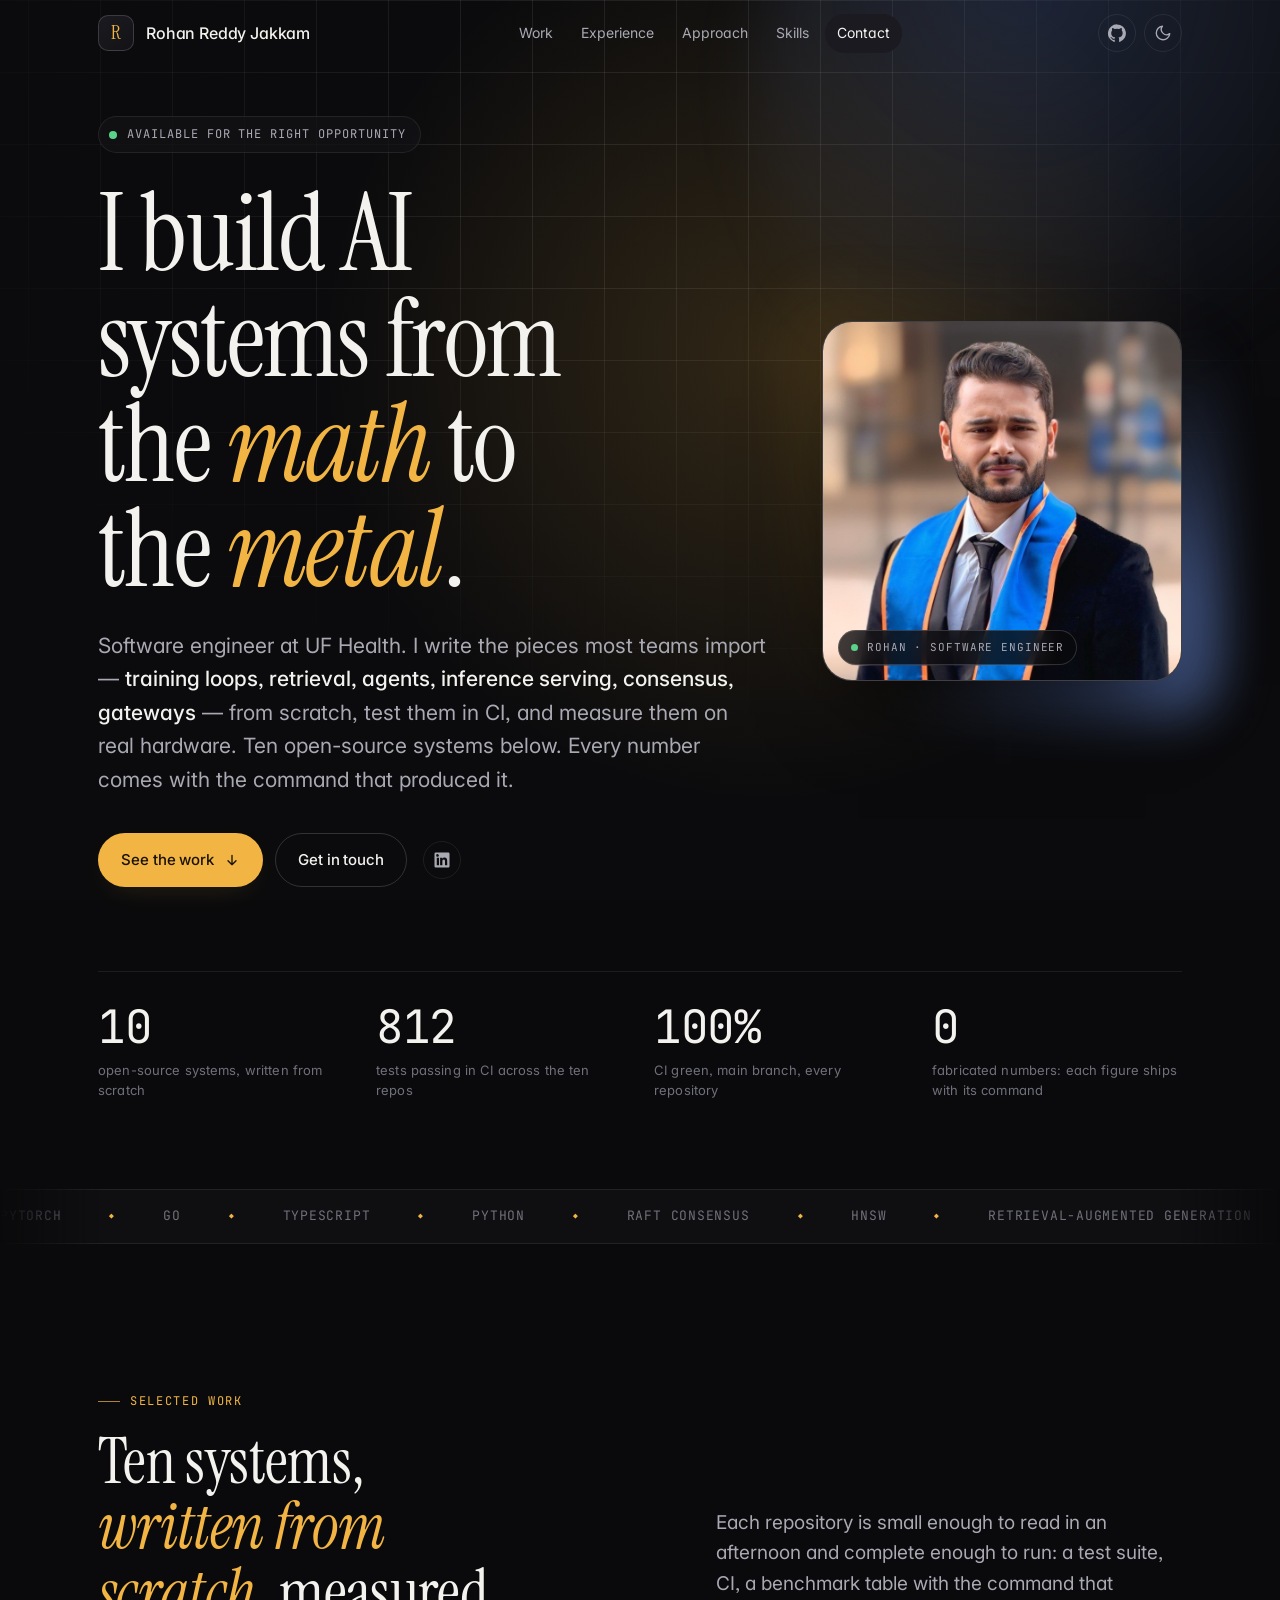
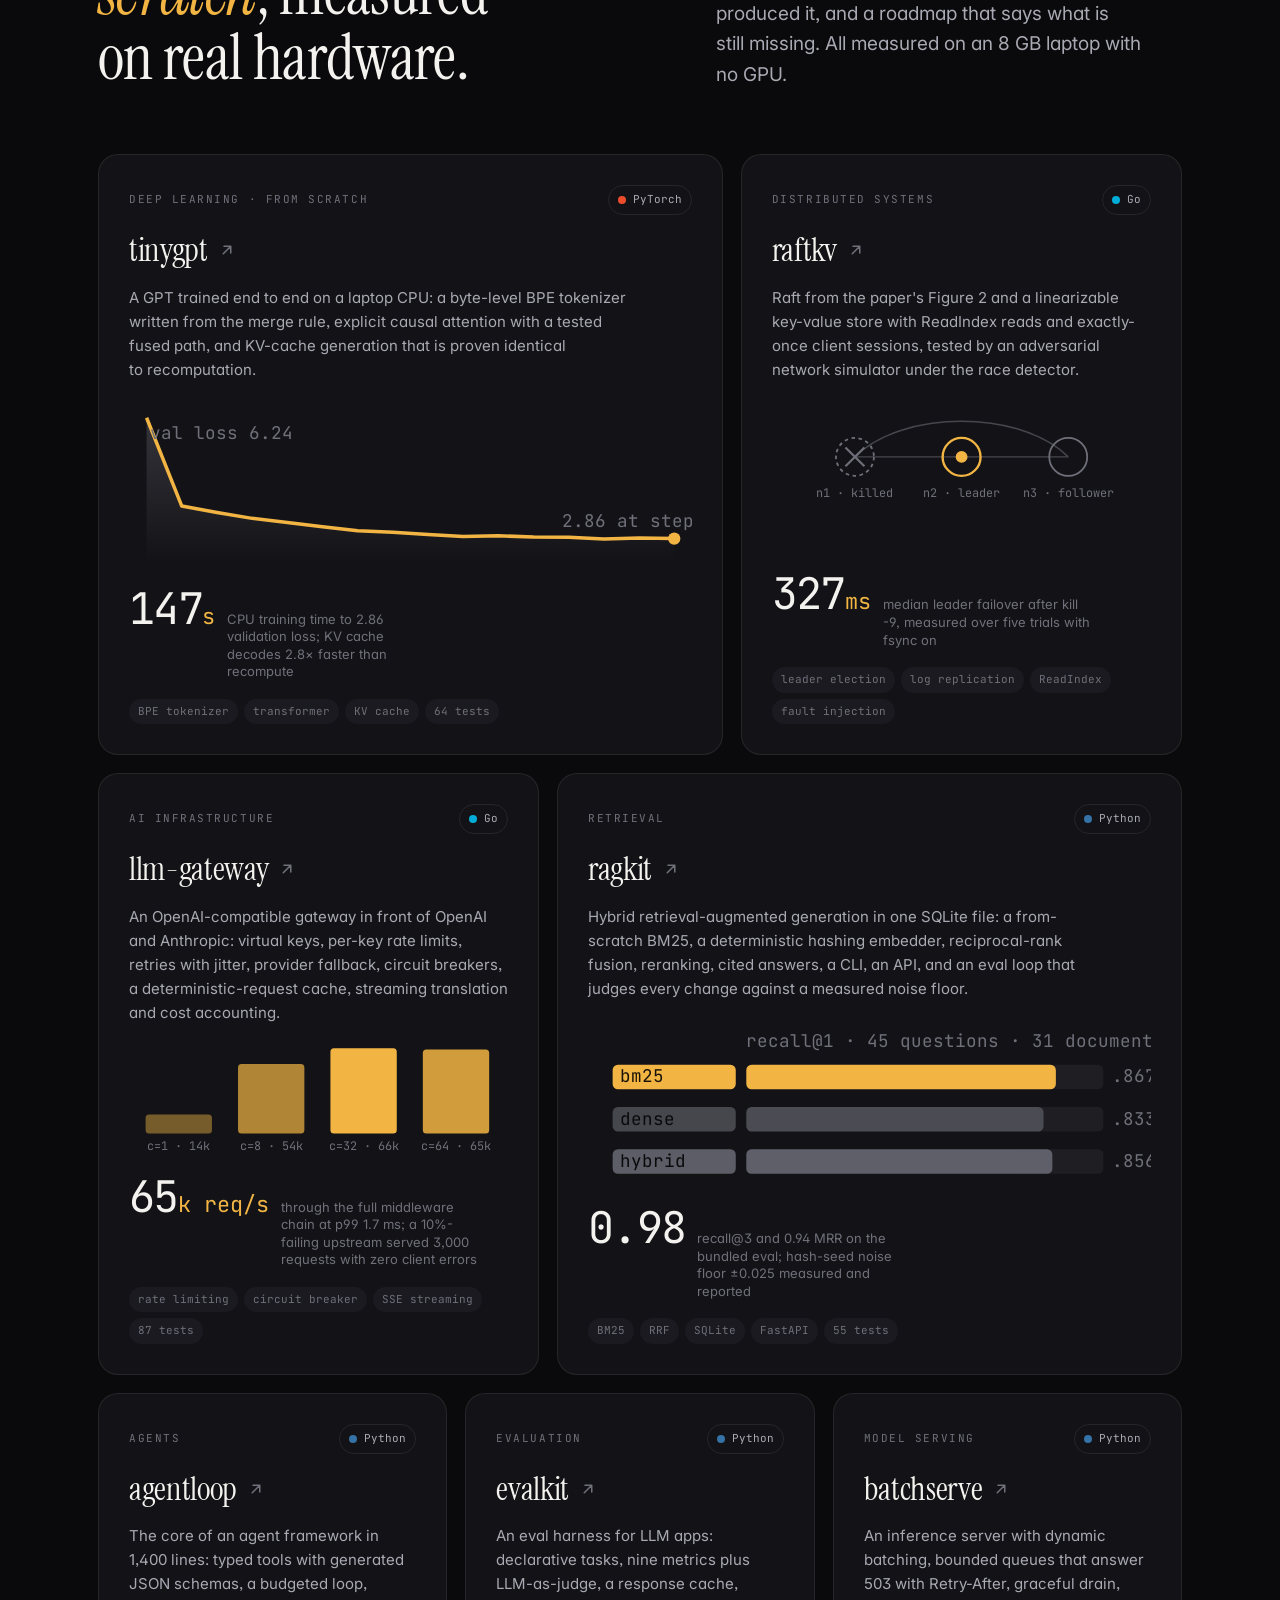
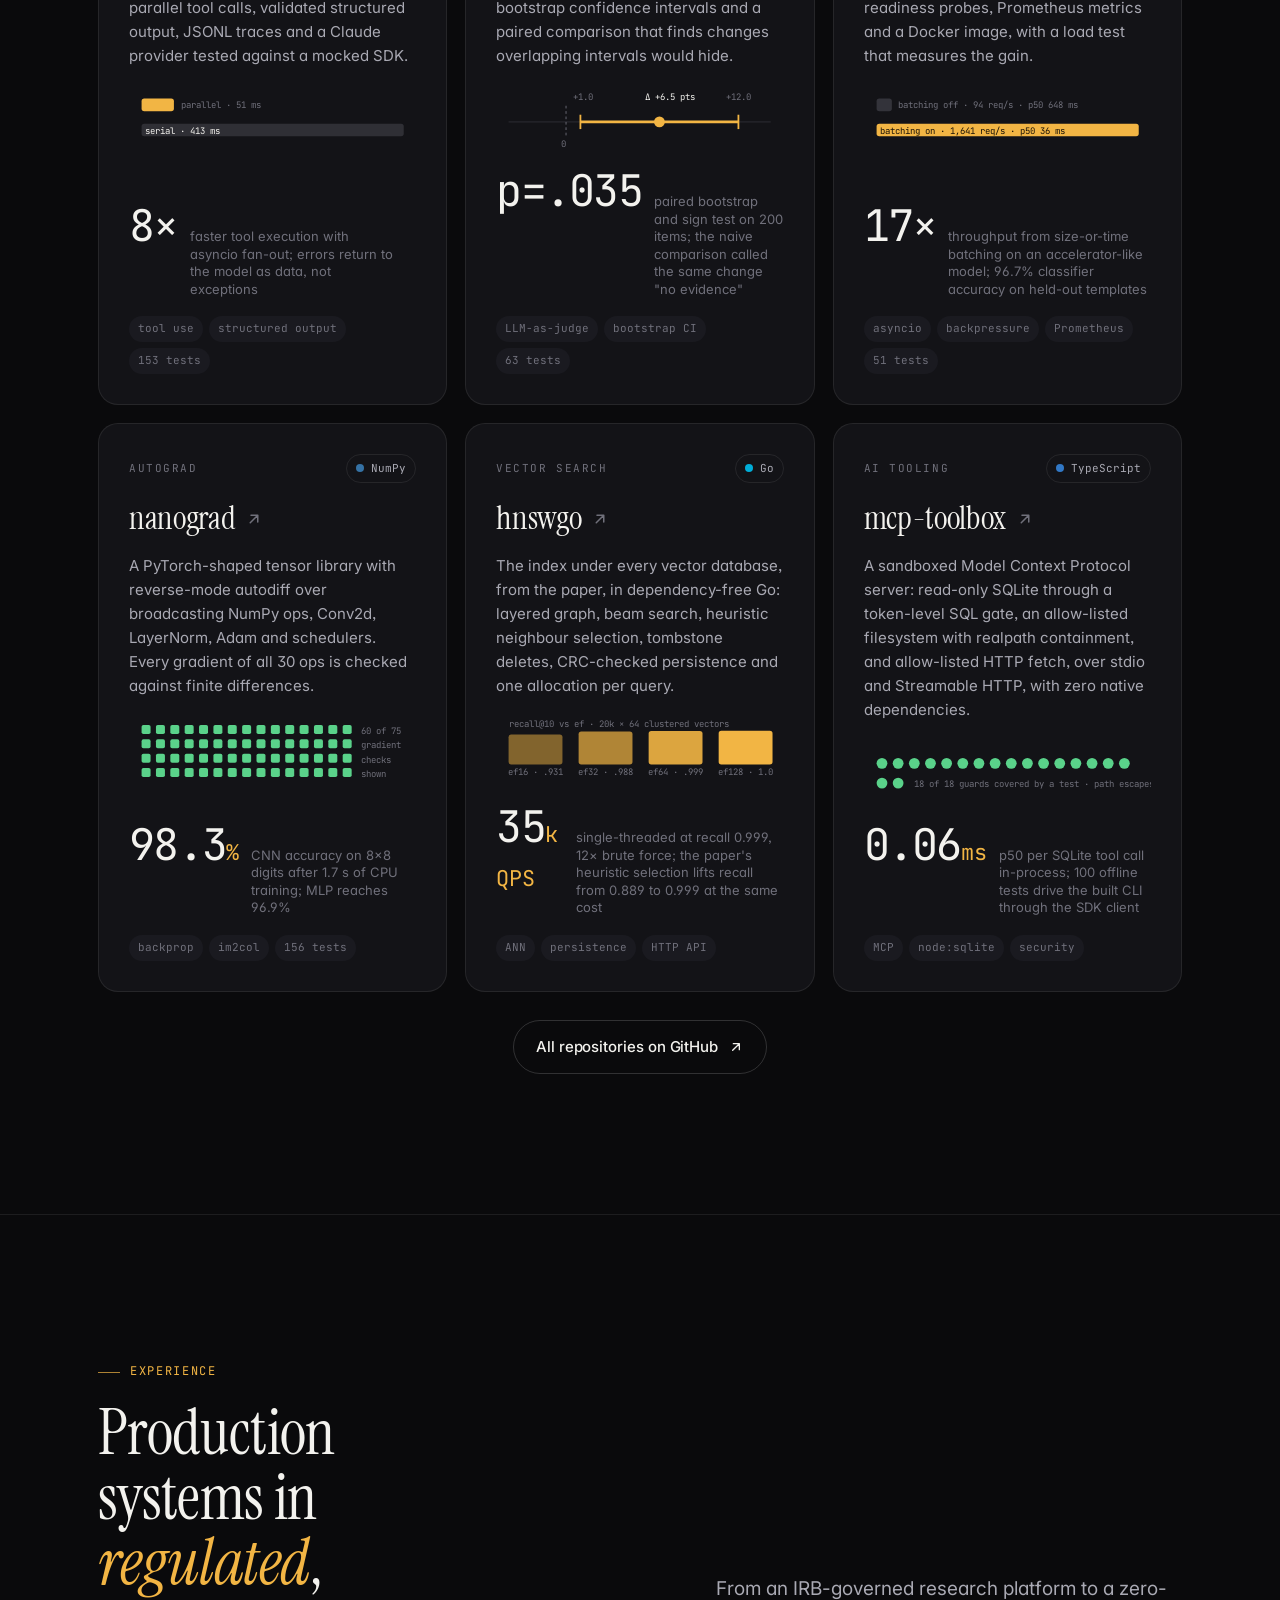
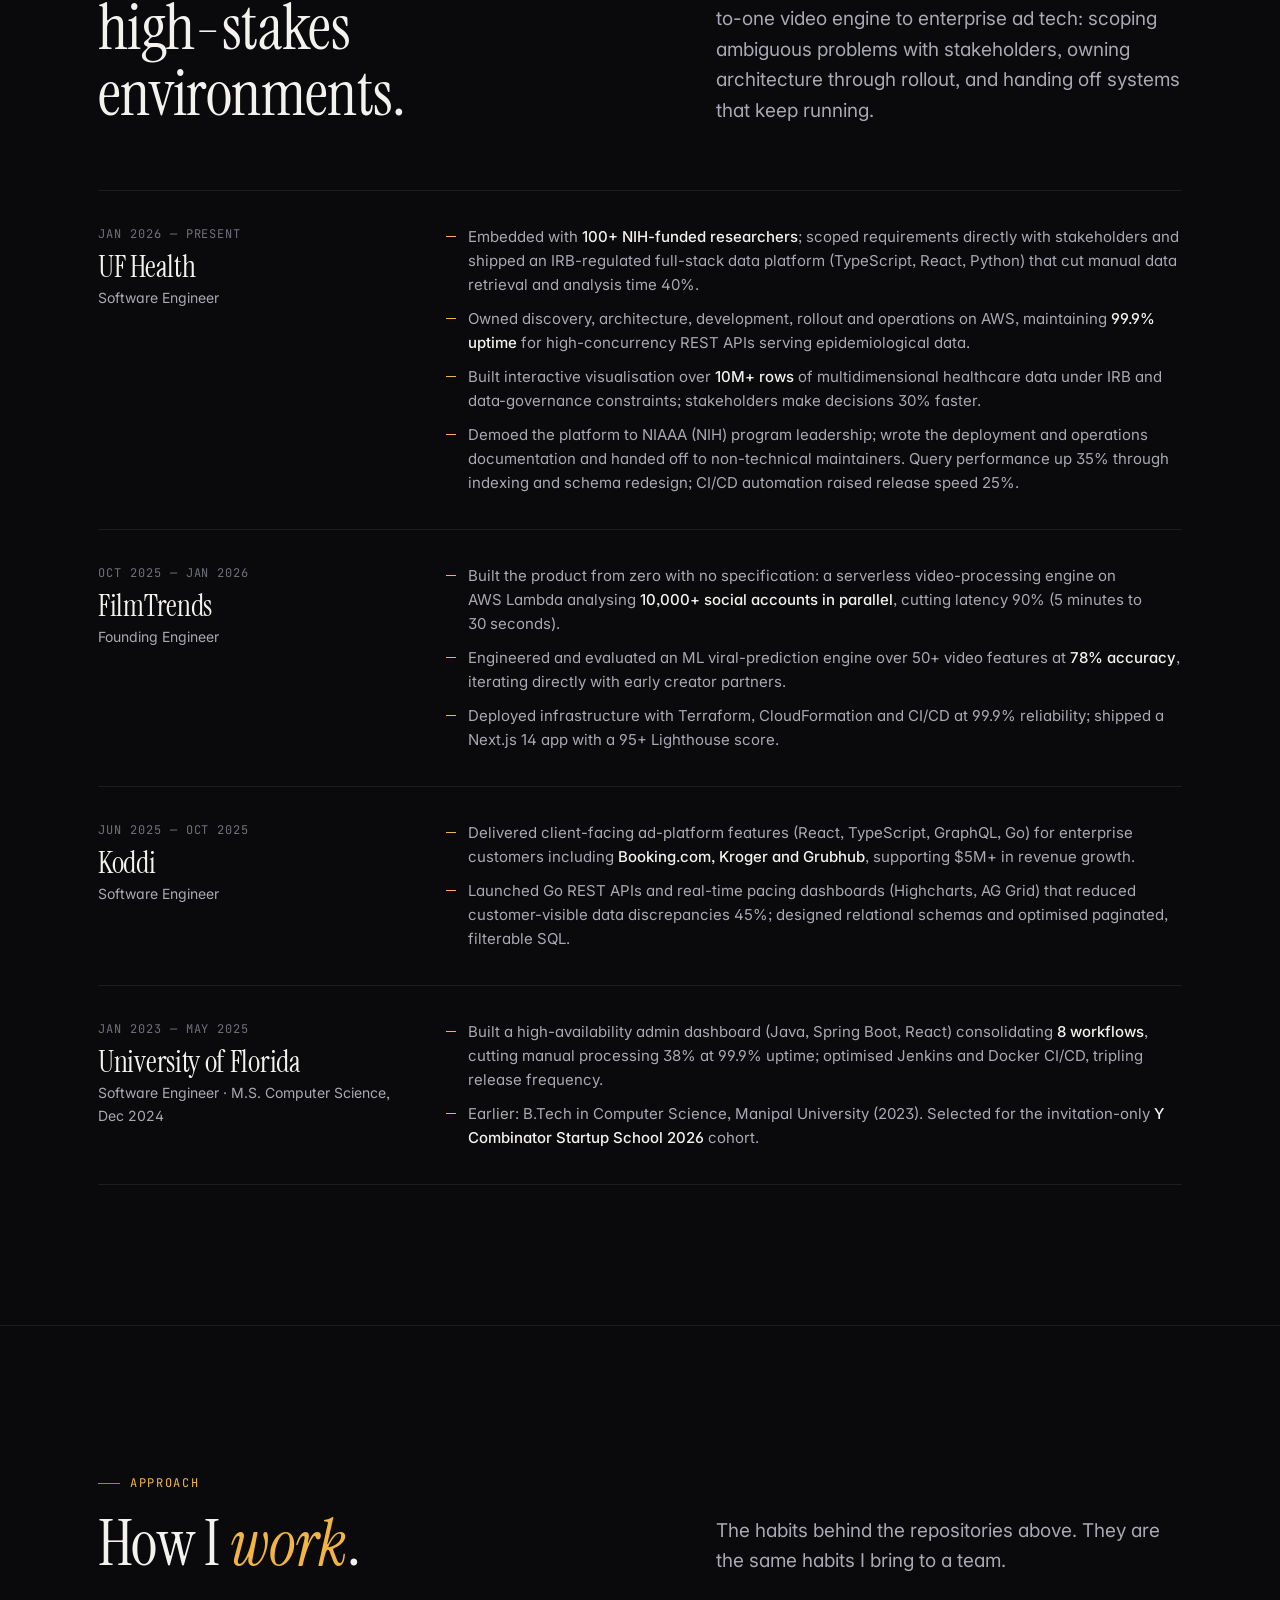
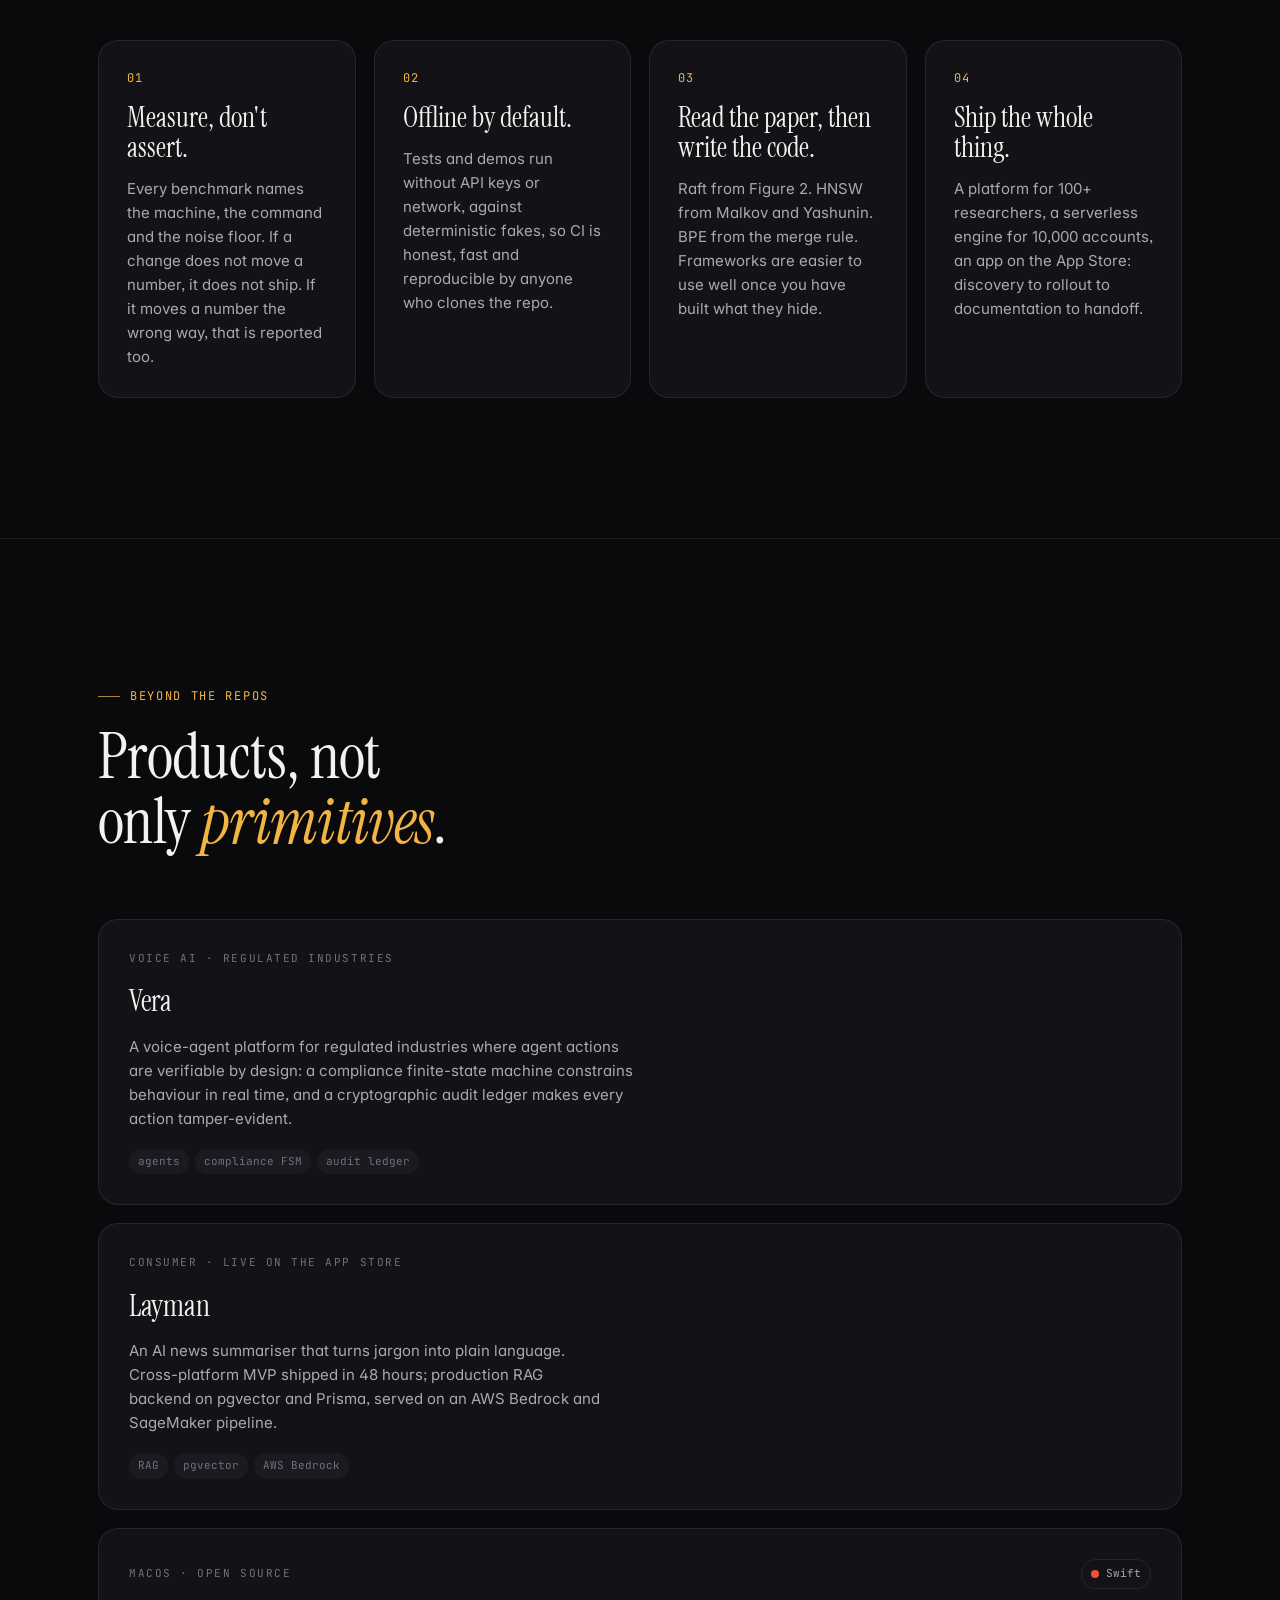
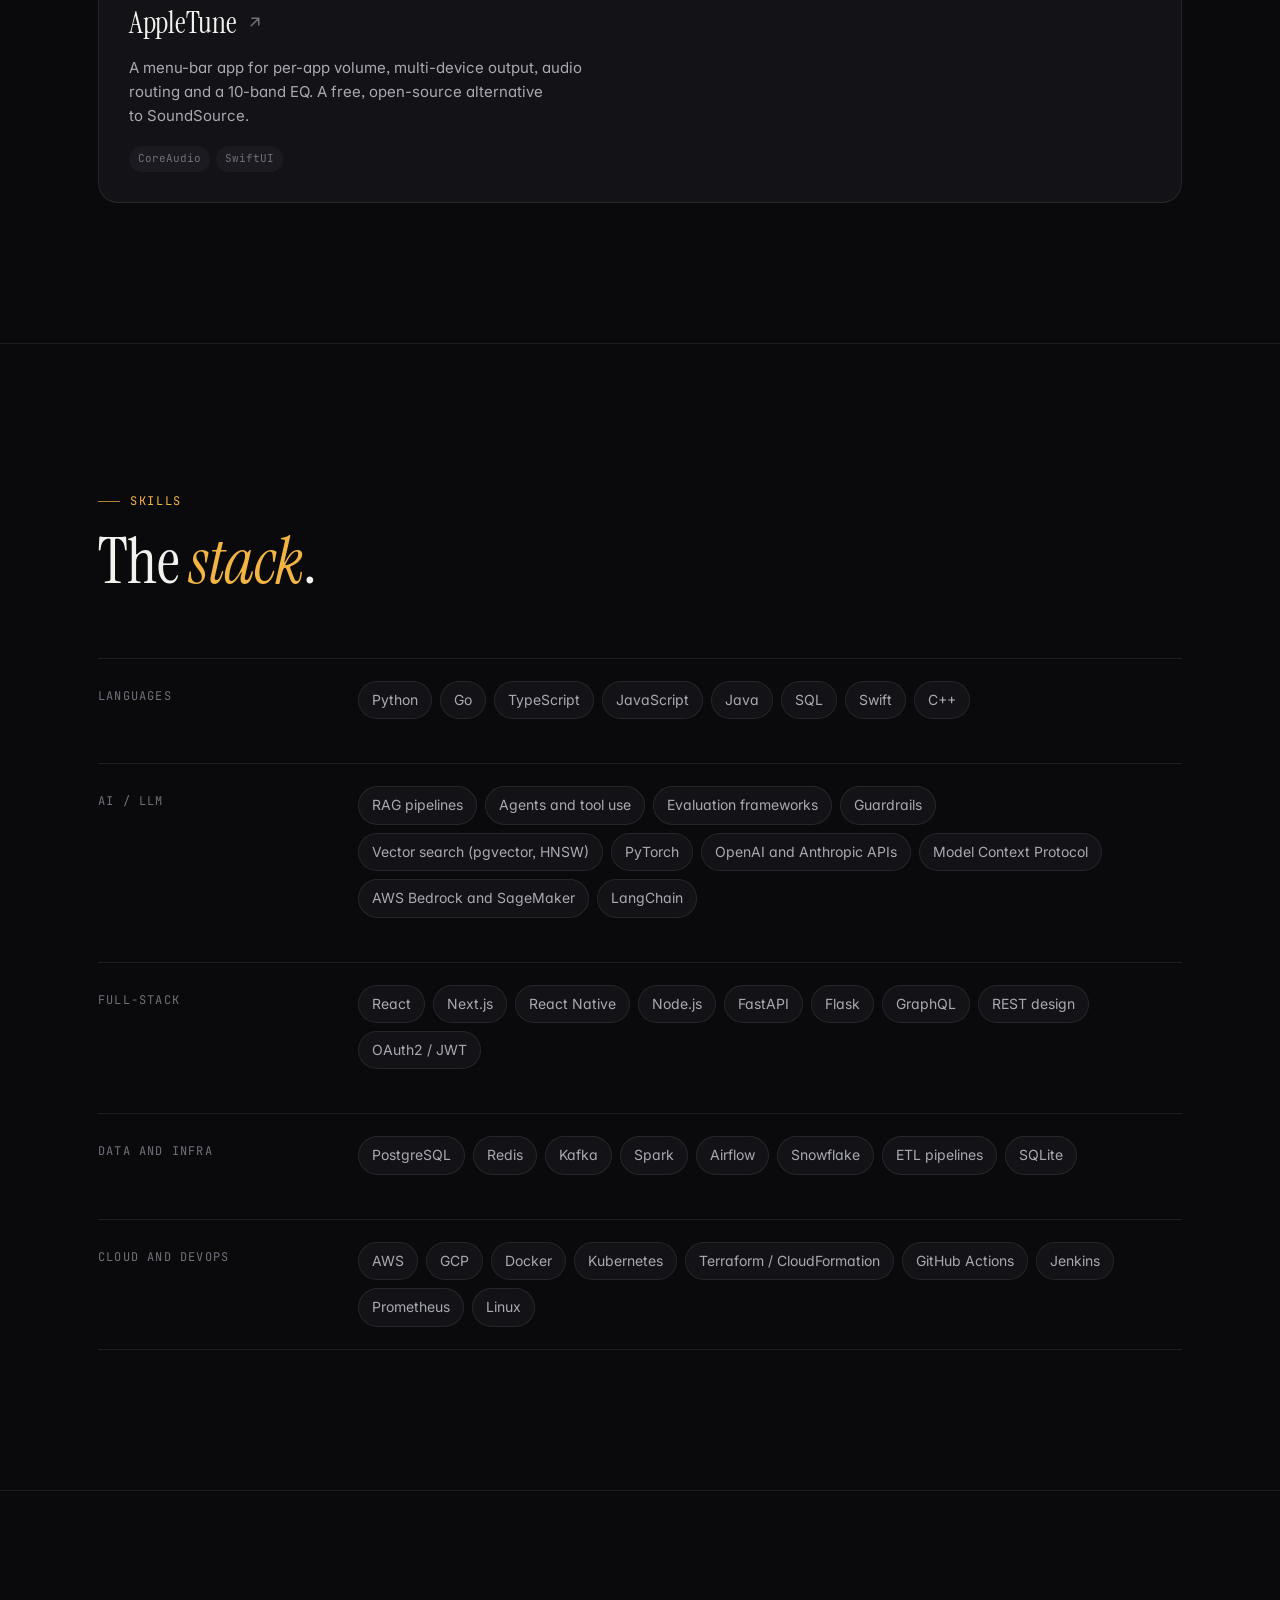
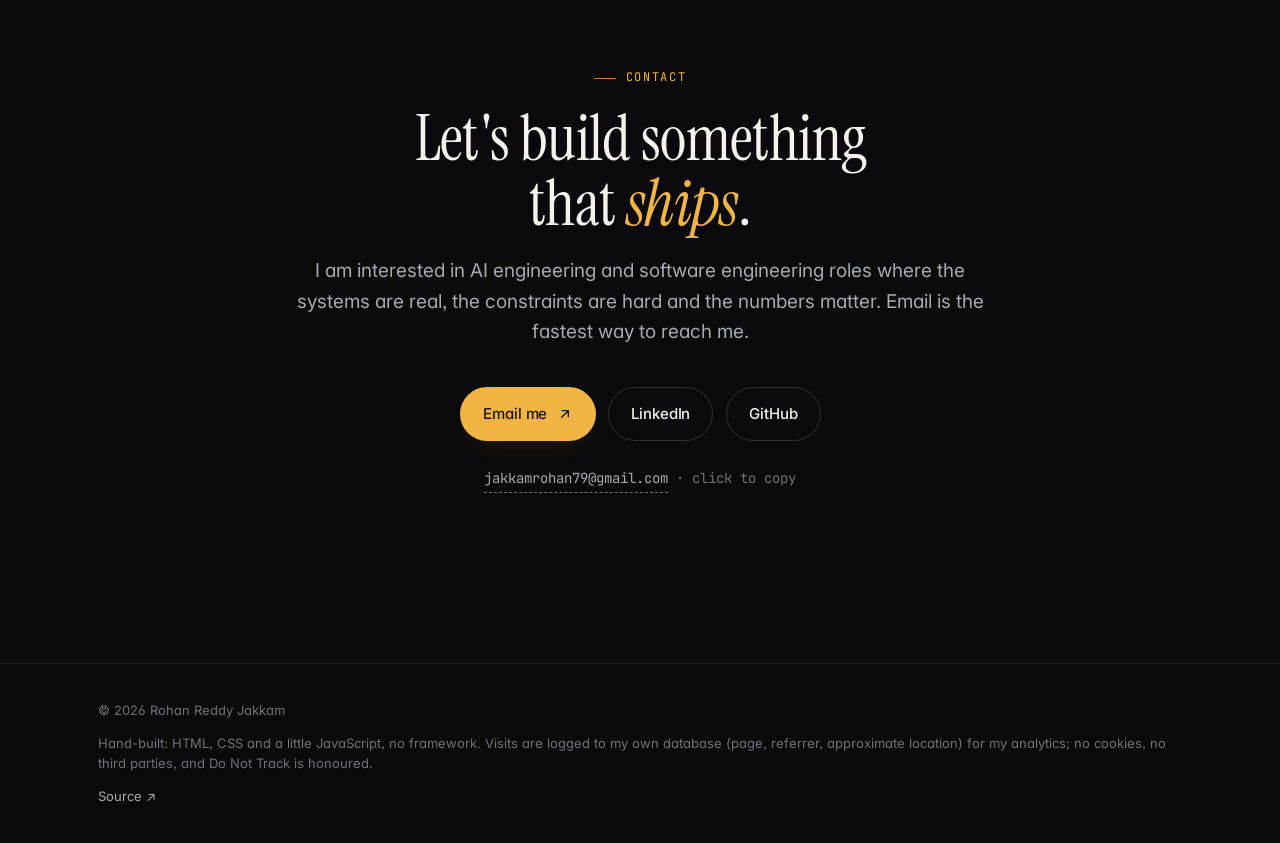
<file: index.html>
<!doctype html>
<html lang="en">
<head>
  <meta charset="utf-8">
  <meta name="viewport" content="width=device-width, initial-scale=1">
  <title>Rohan Reddy Jakkam — Software Engineer, AI systems</title>
  <meta name="description" content="Software engineer building AI systems from the math to the metal: training loops, retrieval, agents, inference serving, consensus and gateways. Ten open-source systems, every number reproducible.">
  <link rel="canonical" href="https://rohanreddy79.github.io/">
  <meta name="theme-color" content="#0a0a0c">
  <meta property="og:type" content="website">
  <meta property="og:title" content="Rohan Reddy Jakkam — Software Engineer, AI systems">
  <meta property="og:description" content="Training loops, retrieval, agents, inference serving, consensus and gateways, written from scratch and measured on real hardware.">
  <meta property="og:url" content="https://rohanreddy79.github.io/">
  <meta property="og:image" content="https://rohanreddy79.github.io/assets/og.png">
  <meta name="twitter:card" content="summary_large_image">
  <meta name="twitter:title" content="Rohan Reddy Jakkam — Software Engineer, AI systems">
  <meta name="twitter:description" content="Ten open-source AI and systems projects, built from scratch, tested in CI, benchmarked with reproducible commands.">
  <meta name="twitter:image" content="https://rohanreddy79.github.io/assets/og.png">
  <link rel="icon" href="assets/favicon.svg" type="image/svg+xml">
  <link rel="manifest" href="site.webmanifest">
  <script>try{if(localStorage.getItem("theme")==="light")document.documentElement.setAttribute("data-theme","light")}catch(e){}</script>
  <link rel="preconnect" href="https://fonts.googleapis.com">
  <link rel="preconnect" href="https://fonts.gstatic.com" crossorigin>
  <link rel="stylesheet" href="https://fonts.googleapis.com/css2?family=Instrument+Serif:ital@0;1&family=Inter:wght@400;500;600&family=JetBrains+Mono:wght@400;500&display=swap">
  <link rel="stylesheet" href="styles.css">
  <script type="application/ld+json">
  {"@context":"https://schema.org","@type":"Person","name":"Rohan Reddy Jakkam","jobTitle":"Software Engineer","worksFor":{"@type":"Organization","name":"UF Health"},"alumniOf":[{"@type":"CollegeOrUniversity","name":"University of Florida"},{"@type":"CollegeOrUniversity","name":"Manipal University"}],"url":"https://rohanreddy79.github.io/","sameAs":["https://github.com/rohanreddy79","https://www.linkedin.com/in/jakkam-rohan-reddy-069a2a193/"],"email":"mailto:jakkamrohan79@gmail.com","knowsAbout":["Machine learning","Large language models","Retrieval-augmented generation","Distributed systems","Go","Python","TypeScript"]}
  </script>
</head>
<body>
  <a class="skip" href="#work">Skip to the work</a>
  <div class="grain" aria-hidden="true"></div>

  <header class="nav">
    <div class="container">
      <a class="brand" href="#top" aria-label="Rohan Reddy Jakkam, home">
        <span class="mark" aria-hidden="true">R</span>
        <span class="name">Rohan Reddy Jakkam</span>
      </a>
      <nav class="nav-links" aria-label="Sections">
        <a href="#work">Work</a>
        <a href="#experience">Experience</a>
        <a href="#approach">Approach</a>
        <a href="#skills">Skills</a>
        <a href="#contact">Contact</a>
      </nav>
      <div class="nav-actions">
        <a class="icon-btn" href="https://github.com/rohanreddy79" target="_blank" rel="noopener" aria-label="GitHub">
          <svg viewBox="0 0 24 24" fill="currentColor" aria-hidden="true"><path d="M12 .5a12 12 0 0 0-3.8 23.4c.6.1.8-.3.8-.6v-2.2c-3.3.7-4-1.4-4-1.4-.6-1.4-1.4-1.8-1.4-1.8-1.1-.7.1-.7.1-.7 1.2.1 1.8 1.2 1.8 1.2 1.1 1.9 2.8 1.3 3.5 1 .1-.8.4-1.3.8-1.6-2.7-.3-5.5-1.3-5.5-5.9 0-1.3.5-2.4 1.2-3.2-.1-.3-.5-1.5.1-3.2 0 0 1-.3 3.3 1.2a11.5 11.5 0 0 1 6 0c2.3-1.5 3.3-1.2 3.3-1.2.6 1.7.2 2.9.1 3.2.8.8 1.2 1.9 1.2 3.2 0 4.6-2.8 5.6-5.5 5.9.4.4.8 1.1.8 2.2v3.3c0 .3.2.7.8.6A12 12 0 0 0 12 .5z"/></svg>
        </a>
        <button class="icon-btn" id="theme" aria-label="Toggle light and dark theme">
          <svg id="moon" viewBox="0 0 24 24" fill="none" stroke="currentColor" stroke-width="1.8" stroke-linecap="round" stroke-linejoin="round" aria-hidden="true"><path d="M21 12.8A9 9 0 1 1 11.2 3a7 7 0 0 0 9.8 9.8z"/></svg>
          <svg id="sun" viewBox="0 0 24 24" fill="none" stroke="currentColor" stroke-width="1.8" stroke-linecap="round" aria-hidden="true"><circle cx="12" cy="12" r="4"/><path d="M12 2v2m0 16v2M4.9 4.9l1.4 1.4m11.4 11.4 1.4 1.4M2 12h2m16 0h2M4.9 19.1l1.4-1.4m11.4-11.4 1.4-1.4"/></svg>
        </button>
      </div>
    </div>
  </header>

  <main id="top">
    <section class="hero" aria-labelledby="hero-title">
      <div class="hero-bg" aria-hidden="true"><div class="hero-grid"></div><div class="hero-orb"></div><div class="hero-glow"></div></div>
      <div class="container">
        <div class="hero-inner">
          <div class="hero-text">
        <span class="status reveal"><span class="dot" aria-hidden="true"></span>Available for the right opportunity</span>
        <h1 id="hero-title" class="reveal" data-d="80">I build AI systems from the <em>math</em> to the <em>metal</em>.</h1>
        <p class="lede reveal" data-d="160">Software engineer at UF Health. I write the pieces most teams import — <strong>training loops, retrieval, agents, inference serving, consensus, gateways</strong> — from scratch, test them in CI, and measure them on real hardware. Ten open-source systems below. Every number comes with the command that produced it.</p>
        <div class="hero-cta reveal" data-d="240">
          <a class="btn btn-primary" href="#work">See the work <svg class="down" viewBox="0 0 24 24" fill="none" stroke="currentColor" stroke-width="2" stroke-linecap="round" stroke-linejoin="round" aria-hidden="true"><path d="M12 5v14m-6-6 6 6 6-6"/></svg></a>
          <a class="btn" href="#contact">Get in touch</a>
          <div class="hero-links">
            <a class="icon-btn" href="https://www.linkedin.com/in/jakkam-rohan-reddy-069a2a193/" target="_blank" rel="noopener" aria-label="LinkedIn"><svg viewBox="0 0 24 24" fill="currentColor" aria-hidden="true"><path d="M20.4 2H3.6A1.6 1.6 0 0 0 2 3.6v16.8A1.6 1.6 0 0 0 3.6 22h16.8a1.6 1.6 0 0 0 1.6-1.6V3.6A1.6 1.6 0 0 0 20.4 2zM8 19H5V9h3zM6.5 7.7a1.8 1.8 0 1 1 0-3.5 1.8 1.8 0 0 1 0 3.5zM19 19h-3v-4.9c0-1.2 0-2.7-1.6-2.7s-1.9 1.3-1.9 2.6V19h-3V9h2.9v1.4a3.2 3.2 0 0 1 2.9-1.6c3 0 3.6 2 3.6 4.6z"/></svg></a>
          </div>
        </div>
          </div>
          <figure class="hero-portrait reveal" data-d="200">
            <img src="assets/rohan.jpg" alt="Rohan Reddy Jakkam" width="800" height="800" loading="eager" fetchpriority="high" decoding="async">
            <figcaption><span class="dot" aria-hidden="true"></span>Rohan · Software Engineer</figcaption>
          </figure>
        </div>
        <dl class="stats reveal" data-d="320">
          <div class="stat"><dt class="label" style="order:2">open-source systems, written from scratch</dt><dd class="num" style="order:1;margin:0" data-to="10">0</dd></div>
          <div class="stat"><dt class="label" style="order:2">tests passing in CI across the ten repos</dt><dd class="num" style="order:1;margin:0" data-to="812">0</dd></div>
          <div class="stat"><dt class="label" style="order:2">CI green, main branch, every repository</dt><dd class="num" style="order:1;margin:0"><span data-to="100" data-suffix="%">0%</span></dd></div>
          <div class="stat"><dt class="label" style="order:2">fabricated numbers: each figure ships with its command</dt><dd class="num" style="order:1;margin:0">0</dd></div>
        </dl>
      </div>
    </section>

    <div class="marquee" aria-hidden="true">
      <div class="marquee-track">
        <span>PyTorch</span><span>Go</span><span>TypeScript</span><span>Python</span><span>Raft consensus</span><span>HNSW</span><span>Retrieval-augmented generation</span><span>LLM agents</span><span>Evals</span><span>Model Context Protocol</span><span>FastAPI</span><span>AWS</span><span>Kubernetes</span><span>Terraform</span><span>PostgreSQL</span><span>Kafka</span><span>Docker</span><span>React</span>
        <span>PyTorch</span><span>Go</span><span>TypeScript</span><span>Python</span><span>Raft consensus</span><span>HNSW</span><span>Retrieval-augmented generation</span><span>LLM agents</span><span>Evals</span><span>Model Context Protocol</span><span>FastAPI</span><span>AWS</span><span>Kubernetes</span><span>Terraform</span><span>PostgreSQL</span><span>Kafka</span><span>Docker</span><span>React</span>
      </div>
    </div>

    <section class="section" id="work" aria-labelledby="work-title">
      <div class="container">
        <div class="section-head">
          <div>
            <span class="eyebrow reveal">Selected work</span>
            <h2 id="work-title" class="h2 reveal" data-d="60">Ten systems, <em>written from scratch</em>, measured on real hardware.</h2>
          </div>
          <p class="lede reveal" data-d="120">Each repository is small enough to read in an afternoon and complete enough to run: a test suite, CI, a benchmark table with the command that produced it, and a roadmap that says what is still missing. All measured on an 8 GB laptop with no GPU.</p>
        </div>

        <div class="bento">
          <article class="card span-7 reveal">
            <div class="card-top"><span class="kicker">Deep learning · from scratch</span><span class="lang"><i style="--c:#ee4c2c"></i>PyTorch</span></div>
            <h3><a class="stretched" href="https://github.com/rohanreddy79/tinygpt" target="_blank" rel="noopener">tinygpt</a><svg class="arrow" viewBox="0 0 24 24" fill="none" stroke="currentColor" stroke-width="2" stroke-linecap="round" stroke-linejoin="round" aria-hidden="true"><path d="M7 17 17 7M8 7h9v9"/></svg></h3>
            <p>A GPT trained end to end on a laptop CPU: a byte-level BPE tokenizer written from the merge rule, explicit causal attention with a tested fused path, and KV-cache generation that is proven identical to recomputation.</p>
            <svg class="viz" viewBox="0 0 320 96" role="img" aria-label="Validation loss falling from 6.24 to 2.86 over 3000 training steps">
              <defs><linearGradient id="g1" x1="0" y1="0" x2="0" y2="1"><stop offset="0" stop-color="currentColor" stop-opacity=".35"/><stop offset="1" stop-color="currentColor" stop-opacity="0"/></linearGradient></defs>
              <g class="accent"><path d="M10,10.1 L30,60.3 L50,64 L70,67.3 L90,69.6 L110,72.1 L130,74.4 L150,75.2 L170,76.5 L190,77.6 L210,77.2 L230,77.9 L250,78 L270,79 L290,78.5 L310,78.8 L310,92 L10,92 Z" fill="url(#g1)"/><path d="M10,10.1 L30,60.3 L50,64 L70,67.3 L90,69.6 L110,72.1 L130,74.4 L150,75.2 L170,76.5 L190,77.6 L210,77.2 L230,77.9 L250,78 L270,79 L290,78.5 L310,78.8" fill="none" stroke="currentColor" stroke-width="2" stroke-linejoin="round"/><circle cx="310" cy="78.8" r="3.5" fill="currentColor"/></g>
              <text x="12" y="22">val loss 6.24</text><text x="246" y="72">2.86 at step 3000</text>
            </svg>
            <div class="metric"><span class="big">147<small>s</small></span><span class="cap">CPU training time to 2.86 validation loss; KV cache decodes 2.8× faster than recompute</span></div>
            <div class="tags"><span>BPE tokenizer</span><span>transformer</span><span>KV cache</span><span>64 tests</span></div>
          </article>

          <article class="card span-5 reveal" data-d="60">
            <div class="card-top"><span class="kicker">Distributed systems</span><span class="lang"><i style="--c:#00add8"></i>Go</span></div>
            <h3><a class="stretched" href="https://github.com/rohanreddy79/raftkv" target="_blank" rel="noopener">raftkv</a><svg class="arrow" viewBox="0 0 24 24" fill="none" stroke="currentColor" stroke-width="2" stroke-linecap="round" stroke-linejoin="round" aria-hidden="true"><path d="M7 17 17 7M8 7h9v9"/></svg></h3>
            <p>Raft from the paper's Figure 2 and a linearizable key-value store with ReadIndex reads and exactly-once client sessions, tested by an adversarial network simulator under the race detector.</p>
            <svg class="viz" viewBox="0 0 320 96" role="img" aria-label="Three-node cluster: the leader is killed and a new leader is elected in 327 milliseconds">
              <g stroke="currentColor" stroke-width="1.2" fill="none" opacity=".55"><path d="M70,48 L160,48"/><path d="M160,48 L250,48"/><path d="M70,48 C110,8 210,8 250,48"/></g>
              <g><circle cx="70" cy="48" r="16" fill="none" stroke="currentColor" stroke-width="1.5" stroke-dasharray="3 3"/><path d="M62,40 l16,16 M78,40 l-16,16" stroke="currentColor" stroke-width="1.8"/><text x="70" y="82" text-anchor="middle">n1 · killed</text></g>
              <g class="accent"><circle cx="160" cy="48" r="16" fill="none" stroke="currentColor" stroke-width="2"/><circle cx="160" cy="48" r="5" fill="currentColor"/><text x="160" y="82" text-anchor="middle" fill="currentColor">n2 · leader</text></g>
              <g><circle cx="250" cy="48" r="16" fill="none" stroke="currentColor" stroke-width="1.5"/><text x="250" y="82" text-anchor="middle">n3 · follower</text></g>
            </svg>
            <div class="metric"><span class="big">327<small>ms</small></span><span class="cap">median leader failover after kill -9, measured over five trials with fsync on</span></div>
            <div class="tags"><span>leader election</span><span>log replication</span><span>ReadIndex</span><span>fault injection</span></div>
          </article>

          <article class="card span-5 reveal">
            <div class="card-top"><span class="kicker">AI infrastructure</span><span class="lang"><i style="--c:#00add8"></i>Go</span></div>
            <h3><a class="stretched" href="https://github.com/rohanreddy79/llm-gateway" target="_blank" rel="noopener">llm-gateway</a><svg class="arrow" viewBox="0 0 24 24" fill="none" stroke="currentColor" stroke-width="2" stroke-linecap="round" stroke-linejoin="round" aria-hidden="true"><path d="M7 17 17 7M8 7h9v9"/></svg></h3>
            <p>An OpenAI-compatible gateway in front of OpenAI and Anthropic: virtual keys, per-key rate limits, retries with jitter, provider fallback, circuit breakers, a deterministic-request cache, streaming translation and cost accounting.</p>
            <svg class="viz" viewBox="0 0 320 96" role="img" aria-label="Requests per second through the gateway at concurrency 1, 8, 32 and 64: 14,450; 53,663; 65,895; 64,934">
              <g class="accent" fill="currentColor"><rect x="14" y="60.4" width="56" height="16" rx="3" opacity=".45"/><rect x="92" y="17.8" width="56" height="58.6" rx="3" opacity=".7"/><rect x="170" y="4.5" width="56" height="71.9" rx="3"/><rect x="248" y="5.5" width="56" height="70.9" rx="3" opacity=".85"/></g>
              <text x="42" y="90" text-anchor="middle">c=1 · 14k</text><text x="120" y="90" text-anchor="middle">c=8 · 54k</text><text x="198" y="90" text-anchor="middle">c=32 · 66k</text><text x="276" y="90" text-anchor="middle">c=64 · 65k</text>
            </svg>
            <div class="metric"><span class="big">65<small>k req/s</small></span><span class="cap">through the full middleware chain at p99 1.7 ms; a 10%-failing upstream served 3,000 requests with zero client errors</span></div>
            <div class="tags"><span>rate limiting</span><span>circuit breaker</span><span>SSE streaming</span><span>87 tests</span></div>
          </article>

          <article class="card span-7 reveal" data-d="60">
            <div class="card-top"><span class="kicker">Retrieval</span><span class="lang"><i style="--c:#3572a5"></i>Python</span></div>
            <h3><a class="stretched" href="https://github.com/rohanreddy79/ragkit" target="_blank" rel="noopener">ragkit</a><svg class="arrow" viewBox="0 0 24 24" fill="none" stroke="currentColor" stroke-width="2" stroke-linecap="round" stroke-linejoin="round" aria-hidden="true"><path d="M7 17 17 7M8 7h9v9"/></svg></h3>
            <p>Hybrid retrieval-augmented generation in one SQLite file: a from-scratch BM25, a deterministic hashing embedder, reciprocal-rank fusion, reranking, cited answers, a CLI, an API, and an eval loop that judges every change against a measured noise floor.</p>
            <svg class="viz" viewBox="0 0 320 96" role="img" aria-label="recall at 1 on the 45-question eval: BM25 0.867, dense 0.833, hybrid 0.856">
              <g fill="currentColor"><rect x="14" y="26" width="70" height="14" rx="3" class="accent" style="fill:var(--accent)"/><rect x="14" y="50" width="70" height="14" rx="3" opacity=".55"/><rect x="14" y="74" width="70" height="14" rx="3" opacity=".8"/></g>
              <g><rect x="90" y="26" width="203" height="14" rx="3" fill="currentColor" opacity=".12"/><rect x="90" y="26" width="176" height="14" rx="3" class="accent" fill="currentColor"/><rect x="90" y="50" width="203" height="14" rx="3" fill="currentColor" opacity=".12"/><rect x="90" y="50" width="169" height="14" rx="3" fill="currentColor" opacity=".55"/><rect x="90" y="74" width="203" height="14" rx="3" fill="currentColor" opacity=".12"/><rect x="90" y="74" width="174" height="14" rx="3" fill="currentColor" opacity=".8"/></g>
              <text x="18" y="36" style="fill:var(--accent-ink)">bm25</text><text x="18" y="60" style="fill:var(--bg)">dense</text><text x="18" y="84" style="fill:var(--bg)">hybrid</text>
              <text x="298" y="36">.867</text><text x="298" y="60">.833</text><text x="298" y="84">.856</text>
              <text x="90" y="16">recall@1 · 45 questions · 31 documents</text>
            </svg>
            <div class="metric"><span class="big">0.98</span><span class="cap">recall@3 and 0.94 MRR on the bundled eval; hash-seed noise floor ±0.025 measured and reported</span></div>
            <div class="tags"><span>BM25</span><span>RRF</span><span>SQLite</span><span>FastAPI</span><span>55 tests</span></div>
          </article>

          <article class="card span-4 reveal">
            <div class="card-top"><span class="kicker">Agents</span><span class="lang"><i style="--c:#3572a5"></i>Python</span></div>
            <h3><a class="stretched" href="https://github.com/rohanreddy79/agentloop" target="_blank" rel="noopener">agentloop</a><svg class="arrow" viewBox="0 0 24 24" fill="none" stroke="currentColor" stroke-width="2" stroke-linecap="round" stroke-linejoin="round" aria-hidden="true"><path d="M7 17 17 7M8 7h9v9"/></svg></h3>
            <p>The core of an agent framework in 1,400 lines: typed tools with generated JSON schemas, a budgeted loop, parallel tool calls, validated structured output, JSONL traces and a Claude provider tested against a mocked SDK.</p>
            <svg class="viz" viewBox="0 0 320 72" role="img" aria-label="Eight tools of 50 milliseconds each: 51 ms in parallel versus 413 ms serial">
              <rect x="14" y="14" width="36" height="14" rx="3" class="accent" fill="currentColor"/><text x="58" y="25">parallel · 51 ms</text>
              <rect x="14" y="42" width="292" height="14" rx="3" fill="currentColor" opacity=".3"/><text x="18" y="53" style="fill:var(--text)">serial · 413 ms</text>
            </svg>
            <div class="metric"><span class="big">8×</span><span class="cap">faster tool execution with asyncio fan-out; errors return to the model as data, not exceptions</span></div>
            <div class="tags"><span>tool use</span><span>structured output</span><span>153 tests</span></div>
          </article>

          <article class="card span-4 reveal" data-d="60">
            <div class="card-top"><span class="kicker">Evaluation</span><span class="lang"><i style="--c:#3572a5"></i>Python</span></div>
            <h3><a class="stretched" href="https://github.com/rohanreddy79/evalkit" target="_blank" rel="noopener">evalkit</a><svg class="arrow" viewBox="0 0 24 24" fill="none" stroke="currentColor" stroke-width="2" stroke-linecap="round" stroke-linejoin="round" aria-hidden="true"><path d="M7 17 17 7M8 7h9v9"/></svg></h3>
            <p>An eval harness for LLM apps: declarative tasks, nine metrics plus LLM-as-judge, a response cache, bootstrap confidence intervals and a paired comparison that finds changes overlapping intervals would hide.</p>
            <svg class="viz" viewBox="0 0 320 72" role="img" aria-label="Paired delta of plus 6.5 points with a 95 percent confidence interval from plus 1.0 to plus 12.0, excluding zero">
              <line x1="14" y1="40" x2="306" y2="40" stroke="currentColor" opacity=".3"/><line x1="78" y1="22" x2="78" y2="58" stroke="currentColor" stroke-dasharray="3 3"/><text x="72" y="68">0</text>
              <g class="accent" stroke="currentColor"><line x1="94" y1="40" x2="270" y2="40" stroke-width="3"/><line x1="94" y1="32" x2="94" y2="48" stroke-width="2"/><line x1="270" y1="32" x2="270" y2="48" stroke-width="2"/><circle cx="182" cy="40" r="6" fill="currentColor" stroke="none"/></g>
              <text x="86" y="16">+1.0</text><text x="166" y="16" style="fill:var(--text)">Δ +6.5 pts</text><text x="256" y="16">+12.0</text>
            </svg>
            <div class="metric"><span class="big">p=.035</span><span class="cap">paired bootstrap and sign test on 200 items; the naive comparison called the same change "no evidence"</span></div>
            <div class="tags"><span>LLM-as-judge</span><span>bootstrap CI</span><span>63 tests</span></div>
          </article>

          <article class="card span-4 reveal" data-d="120">
            <div class="card-top"><span class="kicker">Model serving</span><span class="lang"><i style="--c:#3572a5"></i>Python</span></div>
            <h3><a class="stretched" href="https://github.com/rohanreddy79/batchserve" target="_blank" rel="noopener">batchserve</a><svg class="arrow" viewBox="0 0 24 24" fill="none" stroke="currentColor" stroke-width="2" stroke-linecap="round" stroke-linejoin="round" aria-hidden="true"><path d="M7 17 17 7M8 7h9v9"/></svg></h3>
            <p>An inference server with dynamic batching, bounded queues that answer 503 with Retry-After, graceful drain, readiness probes, Prometheus metrics and a Docker image, with a load test that measures the gain.</p>
            <svg class="viz" viewBox="0 0 320 72" role="img" aria-label="Throughput 94 requests per second without batching versus 1,641 with batching">
              <rect x="14" y="14" width="17" height="14" rx="3" fill="currentColor" opacity=".35"/><text x="38" y="25">batching off · 94 req/s · p50 648 ms</text>
              <rect x="14" y="42" width="292" height="14" rx="3" class="accent" fill="currentColor"/><text x="18" y="53" style="fill:var(--accent-ink)">batching on · 1,641 req/s · p50 36 ms</text>
            </svg>
            <div class="metric"><span class="big">17×</span><span class="cap">throughput from size-or-time batching on an accelerator-like model; 96.7% classifier accuracy on held-out templates</span></div>
            <div class="tags"><span>asyncio</span><span>backpressure</span><span>Prometheus</span><span>51 tests</span></div>
          </article>

          <article class="card span-4 reveal">
            <div class="card-top"><span class="kicker">Autograd</span><span class="lang"><i style="--c:#3572a5"></i>NumPy</span></div>
            <h3><a class="stretched" href="https://github.com/rohanreddy79/nanograd" target="_blank" rel="noopener">nanograd</a><svg class="arrow" viewBox="0 0 24 24" fill="none" stroke="currentColor" stroke-width="2" stroke-linecap="round" stroke-linejoin="round" aria-hidden="true"><path d="M7 17 17 7M8 7h9v9"/></svg></h3>
            <p>A PyTorch-shaped tensor library with reverse-mode autodiff over broadcasting NumPy ops, Conv2d, LayerNorm, Adam and schedulers. Every gradient of all 30 ops is checked against finite differences.</p>
            <svg class="viz" viewBox="0 0 320 72" role="img" aria-label="75 gradient checks, all passing">
              <g class="good" fill="currentColor"><rect x="14" y="10" width="10" height="10" rx="2"/><rect x="30" y="10" width="10" height="10" rx="2"/><rect x="46" y="10" width="10" height="10" rx="2"/><rect x="62" y="10" width="10" height="10" rx="2"/><rect x="78" y="10" width="10" height="10" rx="2"/><rect x="94" y="10" width="10" height="10" rx="2"/><rect x="110" y="10" width="10" height="10" rx="2"/><rect x="126" y="10" width="10" height="10" rx="2"/><rect x="142" y="10" width="10" height="10" rx="2"/><rect x="158" y="10" width="10" height="10" rx="2"/><rect x="174" y="10" width="10" height="10" rx="2"/><rect x="190" y="10" width="10" height="10" rx="2"/><rect x="206" y="10" width="10" height="10" rx="2"/><rect x="222" y="10" width="10" height="10" rx="2"/><rect x="238" y="10" width="10" height="10" rx="2"/><rect x="14" y="26" width="10" height="10" rx="2"/><rect x="30" y="26" width="10" height="10" rx="2"/><rect x="46" y="26" width="10" height="10" rx="2"/><rect x="62" y="26" width="10" height="10" rx="2"/><rect x="78" y="26" width="10" height="10" rx="2"/><rect x="94" y="26" width="10" height="10" rx="2"/><rect x="110" y="26" width="10" height="10" rx="2"/><rect x="126" y="26" width="10" height="10" rx="2"/><rect x="142" y="26" width="10" height="10" rx="2"/><rect x="158" y="26" width="10" height="10" rx="2"/><rect x="174" y="26" width="10" height="10" rx="2"/><rect x="190" y="26" width="10" height="10" rx="2"/><rect x="206" y="26" width="10" height="10" rx="2"/><rect x="222" y="26" width="10" height="10" rx="2"/><rect x="238" y="26" width="10" height="10" rx="2"/><rect x="14" y="42" width="10" height="10" rx="2"/><rect x="30" y="42" width="10" height="10" rx="2"/><rect x="46" y="42" width="10" height="10" rx="2"/><rect x="62" y="42" width="10" height="10" rx="2"/><rect x="78" y="42" width="10" height="10" rx="2"/><rect x="94" y="42" width="10" height="10" rx="2"/><rect x="110" y="42" width="10" height="10" rx="2"/><rect x="126" y="42" width="10" height="10" rx="2"/><rect x="142" y="42" width="10" height="10" rx="2"/><rect x="158" y="42" width="10" height="10" rx="2"/><rect x="174" y="42" width="10" height="10" rx="2"/><rect x="190" y="42" width="10" height="10" rx="2"/><rect x="206" y="42" width="10" height="10" rx="2"/><rect x="222" y="42" width="10" height="10" rx="2"/><rect x="238" y="42" width="10" height="10" rx="2"/><rect x="14" y="58" width="10" height="10" rx="2"/><rect x="30" y="58" width="10" height="10" rx="2"/><rect x="46" y="58" width="10" height="10" rx="2"/><rect x="62" y="58" width="10" height="10" rx="2"/><rect x="78" y="58" width="10" height="10" rx="2"/><rect x="94" y="58" width="10" height="10" rx="2"/><rect x="110" y="58" width="10" height="10" rx="2"/><rect x="126" y="58" width="10" height="10" rx="2"/><rect x="142" y="58" width="10" height="10" rx="2"/><rect x="158" y="58" width="10" height="10" rx="2"/><rect x="174" y="58" width="10" height="10" rx="2"/><rect x="190" y="58" width="10" height="10" rx="2"/><rect x="206" y="58" width="10" height="10" rx="2"/><rect x="222" y="58" width="10" height="10" rx="2"/><rect x="238" y="58" width="10" height="10" rx="2"/></g>
              <text x="258" y="20">60 of 75</text><text x="258" y="36">gradient</text><text x="258" y="52">checks</text><text x="258" y="68">shown</text>
            </svg>
            <div class="metric"><span class="big">98.3<small>%</small></span><span class="cap">CNN accuracy on 8×8 digits after 1.7 s of CPU training; MLP reaches 96.9%</span></div>
            <div class="tags"><span>backprop</span><span>im2col</span><span>156 tests</span></div>
          </article>

          <article class="card span-4 reveal" data-d="60">
            <div class="card-top"><span class="kicker">Vector search</span><span class="lang"><i style="--c:#00add8"></i>Go</span></div>
            <h3><a class="stretched" href="https://github.com/rohanreddy79/hnswgo" target="_blank" rel="noopener">hnswgo</a><svg class="arrow" viewBox="0 0 24 24" fill="none" stroke="currentColor" stroke-width="2" stroke-linecap="round" stroke-linejoin="round" aria-hidden="true"><path d="M7 17 17 7M8 7h9v9"/></svg></h3>
            <p>The index under every vector database, from the paper, in dependency-free Go: layered graph, beam search, heuristic neighbour selection, tombstone deletes, CRC-checked persistence and one allocation per query.</p>
            <svg class="viz" viewBox="0 0 320 72" role="img" aria-label="recall at 10 by search beam width: ef 16 0.931, ef 32 0.988, ef 64 0.999, ef 128 1.000">
              <g class="accent" fill="currentColor"><rect x="14" y="20.6" width="60" height="33.4" rx="3" opacity=".5"/><rect x="92" y="17.3" width="60" height="36.7" rx="3" opacity=".7"/><rect x="170" y="16.6" width="60" height="37.4" rx="3" opacity=".9"/><rect x="248" y="16.5" width="60" height="37.5" rx="3"/></g>
              <text x="44" y="66" text-anchor="middle">ef16 · .931</text><text x="122" y="66" text-anchor="middle">ef32 · .988</text><text x="200" y="66" text-anchor="middle">ef64 · .999</text><text x="278" y="66" text-anchor="middle">ef128 · 1.0</text>
              <text x="14" y="12">recall@10 vs ef · 20k × 64 clustered vectors</text>
            </svg>
            <div class="metric"><span class="big">35<small>k QPS</small></span><span class="cap">single-threaded at recall 0.999, 12× brute force; the paper's heuristic selection lifts recall from 0.889 to 0.999 at the same cost</span></div>
            <div class="tags"><span>ANN</span><span>persistence</span><span>HTTP API</span></div>
          </article>

          <article class="card span-4 reveal" data-d="120">
            <div class="card-top"><span class="kicker">AI tooling</span><span class="lang"><i style="--c:#3178c6"></i>TypeScript</span></div>
            <h3><a class="stretched" href="https://github.com/rohanreddy79/mcp-toolbox" target="_blank" rel="noopener">mcp-toolbox</a><svg class="arrow" viewBox="0 0 24 24" fill="none" stroke="currentColor" stroke-width="2" stroke-linecap="round" stroke-linejoin="round" aria-hidden="true"><path d="M7 17 17 7M8 7h9v9"/></svg></h3>
            <p>A sandboxed Model Context Protocol server: read-only SQLite through a token-level SQL gate, an allow-listed filesystem with realpath containment, and allow-listed HTTP fetch, over stdio and Streamable HTTP, with zero native dependencies.</p>
            <svg class="viz" viewBox="0 0 320 72" role="img" aria-label="18 sandbox checks, each mapped to a test">
              <g class="good" fill="currentColor"><circle cx="20" cy="26" r="6"/><circle cx="38" cy="26" r="6"/><circle cx="56" cy="26" r="6"/><circle cx="74" cy="26" r="6"/><circle cx="92" cy="26" r="6"/><circle cx="110" cy="26" r="6"/><circle cx="128" cy="26" r="6"/><circle cx="146" cy="26" r="6"/><circle cx="164" cy="26" r="6"/><circle cx="182" cy="26" r="6"/><circle cx="200" cy="26" r="6"/><circle cx="218" cy="26" r="6"/><circle cx="236" cy="26" r="6"/><circle cx="254" cy="26" r="6"/><circle cx="272" cy="26" r="6"/><circle cx="290" cy="26" r="6"/><circle cx="20" cy="48" r="6"/><circle cx="38" cy="48" r="6"/></g>
              <text x="56" y="52">18 of 18 guards covered by a test · path escapes, SQL mutation, host allowlist, size caps</text>
            </svg>
            <div class="metric"><span class="big">0.06<small>ms</small></span><span class="cap">p50 per SQLite tool call in-process; 100 offline tests drive the built CLI through the SDK client</span></div>
            <div class="tags"><span>MCP</span><span>node:sqlite</span><span>security</span></div>
          </article>
        </div>
        <div class="more reveal"><a class="btn" href="https://github.com/rohanreddy79?tab=repositories" target="_blank" rel="noopener">All repositories on GitHub <svg class="arrow" viewBox="0 0 24 24" fill="none" stroke="currentColor" stroke-width="2" stroke-linecap="round" stroke-linejoin="round" aria-hidden="true"><path d="M7 17 17 7M8 7h9v9"/></svg></a></div>
      </div>
    </section>

    <section class="section" id="experience" aria-labelledby="exp-title">
      <div class="container">
        <div class="section-head">
          <div>
            <span class="eyebrow reveal">Experience</span>
            <h2 id="exp-title" class="h2 reveal" data-d="60">Production systems in <em>regulated</em>, high-stakes environments.</h2>
          </div>
          <p class="lede reveal" data-d="120">From an IRB-governed research platform to a zero-to-one video engine to enterprise ad tech: scoping ambiguous problems with stakeholders, owning architecture through rollout, and handing off systems that keep running.</p>
        </div>
        <div class="timeline">
          <div class="job reveal">
            <div><div class="when">Jan 2026 — present</div><div class="who">UF Health</div><div class="role">Software Engineer</div></div>
            <ul>
              <li>Embedded with <strong>100+ NIH-funded researchers</strong>; scoped requirements directly with stakeholders and shipped an IRB-regulated full-stack data platform (TypeScript, React, Python) that cut manual data retrieval and analysis time 40%.</li>
              <li>Owned discovery, architecture, development, rollout and operations on AWS, maintaining <strong>99.9% uptime</strong> for high-concurrency REST APIs serving epidemiological data.</li>
              <li>Built interactive visualisation over <strong>10M+ rows</strong> of multidimensional healthcare data under IRB and data-governance constraints; stakeholders make decisions 30% faster.</li>
              <li>Demoed the platform to NIAAA (NIH) program leadership; wrote the deployment and operations documentation and handed off to non-technical maintainers. Query performance up 35% through indexing and schema redesign; CI/CD automation raised release speed 25%.</li>
            </ul>
          </div>
          <div class="job reveal">
            <div><div class="when">Oct 2025 — Jan 2026</div><div class="who">FilmTrends</div><div class="role">Founding Engineer</div></div>
            <ul>
              <li>Built the product from zero with no specification: a serverless video-processing engine on AWS Lambda analysing <strong>10,000+ social accounts in parallel</strong>, cutting latency 90% (5 minutes to 30 seconds).</li>
              <li>Engineered and evaluated an ML viral-prediction engine over 50+ video features at <strong>78% accuracy</strong>, iterating directly with early creator partners.</li>
              <li>Deployed infrastructure with Terraform, CloudFormation and CI/CD at 99.9% reliability; shipped a Next.js 14 app with a 95+ Lighthouse score.</li>
            </ul>
          </div>
          <div class="job reveal">
            <div><div class="when">Jun 2025 — Oct 2025</div><div class="who">Koddi</div><div class="role">Software Engineer</div></div>
            <ul>
              <li>Delivered client-facing ad-platform features (React, TypeScript, GraphQL, Go) for enterprise customers including <strong>Booking.com, Kroger and Grubhub</strong>, supporting $5M+ in revenue growth.</li>
              <li>Launched Go REST APIs and real-time pacing dashboards (Highcharts, AG Grid) that reduced customer-visible data discrepancies 45%; designed relational schemas and optimised paginated, filterable SQL.</li>
            </ul>
          </div>
          <div class="job reveal">
            <div><div class="when">Jan 2023 — May 2025</div><div class="who">University of Florida</div><div class="role">Software Engineer · M.S. Computer Science, Dec 2024</div></div>
            <ul>
              <li>Built a high-availability admin dashboard (Java, Spring Boot, React) consolidating <strong>8 workflows</strong>, cutting manual processing 38% at 99.9% uptime; optimised Jenkins and Docker CI/CD, tripling release frequency.</li>
              <li>Earlier: B.Tech in Computer Science, Manipal University (2023). Selected for the invitation-only <strong>Y Combinator Startup School 2026</strong> cohort.</li>
            </ul>
          </div>
        </div>
      </div>
    </section>

    <section class="section" id="approach" aria-labelledby="approach-title">
      <div class="container">
        <div class="section-head">
          <div>
            <span class="eyebrow reveal">Approach</span>
            <h2 id="approach-title" class="h2 reveal" data-d="60">How I <em>work</em>.</h2>
          </div>
          <p class="lede reveal" data-d="120">The habits behind the repositories above. They are the same habits I bring to a team.</p>
        </div>
        <div class="principles">
          <div class="principle reveal"><span class="n">01</span><h3>Measure, don't assert.</h3><p>Every benchmark names the machine, the command and the noise floor. If a change does not move a number, it does not ship. If it moves a number the wrong way, that is reported too.</p></div>
          <div class="principle reveal" data-d="60"><span class="n">02</span><h3>Offline by default.</h3><p>Tests and demos run without API keys or network, against deterministic fakes, so CI is honest, fast and reproducible by anyone who clones the repo.</p></div>
          <div class="principle reveal" data-d="120"><span class="n">03</span><h3>Read the paper, then write the code.</h3><p>Raft from Figure 2. HNSW from Malkov and Yashunin. BPE from the merge rule. Frameworks are easier to use well once you have built what they hide.</p></div>
          <div class="principle reveal" data-d="180"><span class="n">04</span><h3>Ship the whole thing.</h3><p>A platform for 100+ researchers, a serverless engine for 10,000 accounts, an app on the App Store: discovery to rollout to documentation to handoff.</p></div>
        </div>
      </div>
    </section>

    <section class="section" id="beyond" aria-labelledby="beyond-title">
      <div class="container">
        <div class="section-head">
          <div>
            <span class="eyebrow reveal">Beyond the repos</span>
            <h2 id="beyond-title" class="h2 reveal" data-d="60">Products, not only <em>primitives</em>.</h2>
          </div>
        </div>
        <div class="beyond">
          <article class="card reveal">
            <div class="card-top"><span class="kicker">Voice AI · regulated industries</span></div>
            <h3>Vera</h3>
            <p>A voice-agent platform for regulated industries where agent actions are verifiable by design: a compliance finite-state machine constrains behaviour in real time, and a cryptographic audit ledger makes every action tamper-evident.</p>
            <div class="tags"><span>agents</span><span>compliance FSM</span><span>audit ledger</span></div>
          </article>
          <article class="card reveal" data-d="60">
            <div class="card-top"><span class="kicker">Consumer · live on the App Store</span></div>
            <h3>Layman</h3>
            <p>An AI news summariser that turns jargon into plain language. Cross-platform MVP shipped in 48 hours; production RAG backend on pgvector and Prisma, served on an AWS Bedrock and SageMaker pipeline.</p>
            <div class="tags"><span>RAG</span><span>pgvector</span><span>AWS Bedrock</span></div>
          </article>
          <article class="card reveal" data-d="120">
            <div class="card-top"><span class="kicker">macOS · open source</span><span class="lang"><i style="--c:#f05138"></i>Swift</span></div>
            <h3><a class="stretched" href="https://github.com/rohanreddy79/AppleTune" target="_blank" rel="noopener">AppleTune</a><svg class="arrow" viewBox="0 0 24 24" fill="none" stroke="currentColor" stroke-width="2" stroke-linecap="round" stroke-linejoin="round" aria-hidden="true"><path d="M7 17 17 7M8 7h9v9"/></svg></h3>
            <p>A menu-bar app for per-app volume, multi-device output, audio routing and a 10-band EQ. A free, open-source alternative to SoundSource.</p>
            <div class="tags"><span>CoreAudio</span><span>SwiftUI</span></div>
          </article>
        </div>
      </div>
    </section>

    <section class="section" id="skills" aria-labelledby="skills-title">
      <div class="container">
        <div class="section-head">
          <div>
            <span class="eyebrow reveal">Skills</span>
            <h2 id="skills-title" class="h2 reveal" data-d="60">The <em>stack</em>.</h2>
          </div>
        </div>
        <div class="skills reveal">
          <div class="skill-row"><div class="k">Languages</div><div class="chips"><span>Python</span><span>Go</span><span>TypeScript</span><span>JavaScript</span><span>Java</span><span>SQL</span><span>Swift</span><span>C++</span></div></div>
          <div class="skill-row"><div class="k">AI / LLM</div><div class="chips"><span>RAG pipelines</span><span>Agents and tool use</span><span>Evaluation frameworks</span><span>Guardrails</span><span>Vector search (pgvector, HNSW)</span><span>PyTorch</span><span>OpenAI and Anthropic APIs</span><span>Model Context Protocol</span><span>AWS Bedrock and SageMaker</span><span>LangChain</span></div></div>
          <div class="skill-row"><div class="k">Full-stack</div><div class="chips"><span>React</span><span>Next.js</span><span>React Native</span><span>Node.js</span><span>FastAPI</span><span>Flask</span><span>GraphQL</span><span>REST design</span><span>OAuth2 / JWT</span></div></div>
          <div class="skill-row"><div class="k">Data and infra</div><div class="chips"><span>PostgreSQL</span><span>Redis</span><span>Kafka</span><span>Spark</span><span>Airflow</span><span>Snowflake</span><span>ETL pipelines</span><span>SQLite</span></div></div>
          <div class="skill-row"><div class="k">Cloud and DevOps</div><div class="chips"><span>AWS</span><span>GCP</span><span>Docker</span><span>Kubernetes</span><span>Terraform / CloudFormation</span><span>GitHub Actions</span><span>Jenkins</span><span>Prometheus</span><span>Linux</span></div></div>
        </div>
      </div>
    </section>

    <section class="section contact" id="contact" aria-labelledby="contact-title">
      <div class="container">
        <span class="eyebrow reveal" style="justify-content:center">Contact</span>
        <h2 id="contact-title" class="h2 reveal" data-d="60">Let's build something that <em>ships</em>.</h2>
        <p class="lede reveal" data-d="120">I am interested in AI engineering and software engineering roles where the systems are real, the constraints are hard and the numbers matter. Email is the fastest way to reach me.</p>
        <div class="contact-cta reveal" data-d="180">
          <a class="btn btn-primary" href="mailto:jakkamrohan79@gmail.com?subject=Hello%20Rohan">Email me <svg class="arrow" viewBox="0 0 24 24" fill="none" stroke="currentColor" stroke-width="2" stroke-linecap="round" stroke-linejoin="round" aria-hidden="true"><path d="M7 17 17 7M8 7h9v9"/></svg></a>
          <a class="btn" href="https://www.linkedin.com/in/jakkam-rohan-reddy-069a2a193/" target="_blank" rel="noopener">LinkedIn</a>
          <a class="btn" href="https://github.com/rohanreddy79" target="_blank" rel="noopener">GitHub</a>
        </div>
        <p class="email-line reveal" data-d="240"><button id="copy-email" data-email="jakkamrohan79@gmail.com" type="button">jakkamrohan79@gmail.com</button> · click to copy</p>
      </div>
    </section>
  </main>

  <footer class="footer">
    <div class="container">
      <span>© <span id="year">2026</span> Rohan Reddy Jakkam</span>
      <span>Hand-built: HTML, CSS and a little JavaScript, no framework. Visits are logged to my own database (page, referrer, approximate location) for my analytics; no cookies, no third parties, and Do Not Track is honoured.</span>
      <a href="https://github.com/rohanreddy79/rohanreddy79.github.io" target="_blank" rel="noopener">Source ↗</a>
    </div>
  </footer>
  <div class="toast" id="toast" role="status" aria-live="polite"></div>
  <script src="main.js" defer></script>
  <script src="analytics.js" defer></script>
</body>
</html>
</file>
<file: styles.css>
/* Rohan Reddy Jakkam — portfolio. Hand-written CSS, no framework. */
:root {
  --bg: #0a0a0c; --bg-2: #0f0f12; --surface: #131317; --surface-2: #1a1a20;
  --border: rgba(255, 255, 255, 0.08); --border-strong: rgba(255, 255, 255, 0.16);
  --text: #f3f2ee; --text-2: #a9a9b3; --text-3: #70707b;
  --accent: #f2b544; --accent-2: #ff8a5b; --accent-ink: #1a1206; --cool: #7aa2ff; --good: #5ad28a;
  --glow: rgba(242, 181, 68, 0.16);
  --radius: 20px; --radius-sm: 12px;
  --font-display: "Instrument Serif", Georgia, "Times New Roman", serif;
  --font-sans: "Inter", system-ui, -apple-system, "Segoe UI", sans-serif;
  --font-mono: "JetBrains Mono", ui-monospace, SFMono-Regular, Menlo, monospace;
  --max: 1180px; --gutter: clamp(20px, 4vw, 48px);
  --ease: cubic-bezier(0.22, 1, 0.36, 1);
  --nav-h: 68px;
  color-scheme: dark;
}
:root[data-theme="light"] {
  --bg: #f7f6f2; --bg-2: #f0eee8; --surface: #ffffff; --surface-2: #f3f1eb;
  --border: rgba(18, 18, 22, 0.09); --border-strong: rgba(18, 18, 22, 0.18);
  --text: #121216; --text-2: #585864; --text-3: #8a8a95;
  --accent: #b4731a; --accent-2: #c9542c; --accent-ink: #fff8ea; --cool: #3558c9; --good: #1f9d5a;
  --glow: rgba(180, 115, 26, 0.14);
  color-scheme: light;
}

*, *::before, *::after { box-sizing: border-box; }
html { scroll-behavior: smooth; -webkit-text-size-adjust: 100%; }
body {
  margin: 0; background: var(--bg); color: var(--text);
  font-family: var(--font-sans); font-size: 16px; line-height: 1.6;
  font-feature-settings: "cv11", "ss01", "ss03"; -webkit-font-smoothing: antialiased;
  overflow-x: hidden;
}
h1, h2, h3, h4 { margin: 0; font-weight: 400; }
p { margin: 0; }
a { color: inherit; text-decoration: none; }
ul { margin: 0; padding: 0; list-style: none; }
img, svg { display: block; max-width: 100%; }
button { font: inherit; color: inherit; background: none; border: 0; cursor: pointer; }
::selection { background: var(--accent); color: var(--accent-ink); }
:focus-visible { outline: 2px solid var(--accent); outline-offset: 3px; border-radius: 6px; }
.skip { position: absolute; left: -999px; top: 8px; background: var(--accent); color: var(--accent-ink); padding: 8px 12px; border-radius: 8px; z-index: 100; }
.skip:focus { left: 8px; }

.container { max-width: var(--max); margin: 0 auto; padding: 0 var(--gutter); }
.section { padding: clamp(80px, 11vw, 140px) 0; position: relative; }
.section + .section { border-top: 1px solid var(--border); }
.eyebrow {
  font-family: var(--font-mono); font-size: 12px; letter-spacing: 0.14em; text-transform: uppercase;
  color: var(--accent); display: inline-flex; align-items: center; gap: 10px;
}
.eyebrow::before { content: ""; width: 22px; height: 1px; background: currentColor; opacity: 0.7; }
.h2 {
  font-family: var(--font-display); font-size: clamp(38px, 5.2vw, 64px); line-height: 1.02;
  letter-spacing: -0.01em; margin-top: 18px; max-width: 14ch; text-wrap: balance;
}
.h2 em { font-style: italic; color: var(--accent); }
.lede { color: var(--text-2); font-size: clamp(17px, 1.5vw, 19px); max-width: 60ch; margin-top: 20px; text-wrap: pretty; }
.section-head { display: grid; grid-template-columns: 1fr; gap: 10px; margin-bottom: clamp(40px, 6vw, 64px); }
@media (min-width: 900px) {
  .section-head { grid-template-columns: 1.1fr 0.9fr; align-items: end; gap: 48px; }
  .section-head .lede { margin-top: 0; justify-self: end; }
}

/* grain + ambient */
.grain {
  position: fixed; inset: 0; pointer-events: none; z-index: 1; opacity: 0.07; mix-blend-mode: overlay;
  background-image: url("data:image/svg+xml,%3Csvg xmlns='http://www.w3.org/2000/svg' width='160' height='160'%3E%3Cfilter id='n'%3E%3CfeTurbulence type='fractalNoise' baseFrequency='0.9' numOctaves='2' stitchTiles='stitch'/%3E%3C/filter%3E%3Crect width='100%25' height='100%25' filter='url(%23n)'/%3E%3C/svg%3E");
}
:root[data-theme="light"] .grain { opacity: 0.045; mix-blend-mode: multiply; }

/* nav */
.nav {
  position: fixed; top: 0; left: 0; right: 0; z-index: 50; height: var(--nav-h);
  display: flex; align-items: center; transition: background 0.3s, border-color 0.3s, backdrop-filter 0.3s;
  border-bottom: 1px solid transparent;
}
.nav.scrolled { background: color-mix(in srgb, var(--bg) 72%, transparent); backdrop-filter: blur(14px) saturate(140%); -webkit-backdrop-filter: blur(14px) saturate(140%); border-color: var(--border); }
.nav .container { display: flex; align-items: center; justify-content: space-between; gap: 16px; width: 100%; }
.brand { display: inline-flex; align-items: center; gap: 12px; font-weight: 500; letter-spacing: -0.01em; }
.brand .mark {
  width: 36px; height: 36px; border-radius: 10px; display: grid; place-items: center;
  border: 1px solid var(--border-strong); background: linear-gradient(145deg, var(--surface-2), var(--surface));
  font-family: var(--font-display); font-size: 19px; letter-spacing: -0.02em; color: var(--accent);
}
.brand .name { display: none; }
@media (min-width: 560px) { .brand .name { display: inline; } }
.nav-links { display: none; gap: 4px; }
@media (min-width: 760px) { .nav-links { display: flex; } }
.nav-links a { padding: 8px 12px; border-radius: 999px; color: var(--text-2); font-size: 14px; transition: color 0.2s, background 0.2s; }
.nav-links a:hover, .nav-links a.active { color: var(--text); background: var(--surface-2); }
.nav-actions { display: flex; align-items: center; gap: 8px; }
.icon-btn { width: 38px; height: 38px; border-radius: 999px; display: grid; place-items: center; border: 1px solid var(--border); color: var(--text-2); transition: border-color 0.2s, color 0.2s, transform 0.2s; }
.icon-btn:hover { border-color: var(--border-strong); color: var(--text); transform: translateY(-1px); }
.icon-btn svg { width: 18px; height: 18px; }
#sun { display: none; } #moon { display: block; }
:root[data-theme="light"] #sun { display: block; } :root[data-theme="light"] #moon { display: none; }

/* buttons */
.btn {
  display: inline-flex; align-items: center; gap: 10px; padding: 14px 22px; border-radius: 999px;
  font-weight: 500; font-size: 15px; letter-spacing: -0.005em; border: 1px solid var(--border-strong);
  transition: transform 0.35s var(--ease), background 0.25s, border-color 0.25s, color 0.25s, box-shadow 0.35s;
  will-change: transform;
}
.btn:hover { transform: translateY(-2px); border-color: var(--text-3); }
.btn-primary { background: var(--accent); color: var(--accent-ink); border-color: transparent; box-shadow: 0 10px 30px -12px var(--glow); }
.btn-primary:hover { box-shadow: 0 16px 40px -12px var(--glow); border-color: transparent; }
.btn svg { width: 16px; height: 16px; transition: transform 0.3s var(--ease); }
.btn:hover svg.arrow { transform: translate(2px, -2px); }
.btn:hover svg.down { transform: translateY(3px); }

/* hero */
.hero { position: relative; min-height: 100svh; display: flex; align-items: center; padding: calc(var(--nav-h) + 48px) 0 72px; overflow: hidden; }
.hero-bg { position: absolute; inset: 0; pointer-events: none; }
.hero-grid {
  position: absolute; inset: 0;
  background-image: linear-gradient(var(--border) 1px, transparent 1px), linear-gradient(90deg, var(--border) 1px, transparent 1px);
  background-size: 72px 72px; background-position: center top;
  mask-image: radial-gradient(ellipse 80% 70% at 50% 10%, #000 20%, transparent 75%);
  -webkit-mask-image: radial-gradient(ellipse 80% 70% at 50% 10%, #000 20%, transparent 75%);
}
.hero-glow { position: absolute; inset: 0; background: radial-gradient(720px circle at var(--mx, 60%) var(--my, 30%), var(--glow), transparent 62%); transition: background 0.2s; }
.hero-orb { position: absolute; width: 60vw; height: 60vw; max-width: 760px; max-height: 760px; right: -18vw; top: -22vw; border-radius: 50%; background: radial-gradient(circle at 35% 35%, rgba(122, 162, 255, 0.18), transparent 60%); filter: blur(30px); }
.hero .container { position: relative; z-index: 2; }
.status { display: inline-flex; align-items: center; gap: 10px; font-family: var(--font-mono); font-size: 12px; letter-spacing: 0.08em; text-transform: uppercase; color: var(--text-2); padding: 8px 14px 8px 10px; border: 1px solid var(--border); border-radius: 999px; background: color-mix(in srgb, var(--surface) 70%, transparent); }
.status .dot { width: 8px; height: 8px; border-radius: 50%; background: var(--good); box-shadow: 0 0 0 0 color-mix(in srgb, var(--good) 60%, transparent); animation: pulse 2.2s infinite; }
@keyframes pulse { 0% { box-shadow: 0 0 0 0 color-mix(in srgb, var(--good) 55%, transparent); } 70% { box-shadow: 0 0 0 10px transparent; } 100% { box-shadow: 0 0 0 0 transparent; } }
.hero h1 {
  font-family: var(--font-display); font-size: clamp(46px, 8.4vw, 112px); line-height: 0.98; letter-spacing: -0.015em;
  margin-top: 28px; max-width: 12ch; text-wrap: balance;
}
.hero h1 em { font-style: italic; color: var(--accent); }
.hero .lede { font-size: clamp(17px, 1.7vw, 21px); max-width: 58ch; margin-top: 26px; }
.hero .lede strong { color: var(--text); font-weight: 500; }
.hero-cta { display: flex; flex-wrap: wrap; gap: 12px; margin-top: 36px; align-items: center; }
.hero-links { display: flex; gap: 6px; margin-left: 4px; }
.stats { display: grid; grid-template-columns: repeat(2, 1fr); gap: 18px 28px; margin-top: clamp(48px, 7vw, 84px); padding-top: 32px; border-top: 1px solid var(--border); }
@media (min-width: 760px) { .stats { grid-template-columns: repeat(4, 1fr); } }
.stat { display: flex; flex-direction: column; }
.stat .num { font-family: var(--font-mono); font-size: clamp(30px, 3.6vw, 46px); letter-spacing: -0.03em; line-height: 1; color: var(--text); font-variant-numeric: tabular-nums; }
.stat .num sup { font-size: 0.45em; color: var(--accent); margin-left: 2px; }
.stat .label { color: var(--text-3); font-size: 13px; margin-top: 10px; letter-spacing: 0.01em; }

/* hero portrait */
.hero-inner { display: grid; grid-template-columns: 1fr; gap: 28px; align-items: center; }
@media (min-width: 960px) { .hero-inner { grid-template-columns: minmax(0, 1.3fr) minmax(300px, 0.7fr); gap: 56px; } }
.hero-portrait { margin: 0; position: relative; width: 112px; aspect-ratio: 1; order: -1; }
@media (min-width: 960px) { .hero-portrait { order: 0; width: min(100%, 440px); justify-self: end; } }
.hero-portrait img { width: 100%; height: 100%; object-fit: cover; object-position: 50% 20%; border-radius: 22px; border: 1px solid var(--border-strong); box-shadow: 0 40px 90px -36px rgba(0, 0, 0, 0.8); background: var(--surface-2); }
@media (min-width: 960px) { .hero-portrait img { border-radius: 30px; } }
.hero-portrait::before { content: ""; position: absolute; inset: -10%; border-radius: 40px; background: conic-gradient(from 210deg, transparent 0%, var(--glow) 25%, transparent 55%, var(--cool) 75%, transparent 100%); opacity: 0.55; filter: blur(26px); z-index: -1; }
.hero-portrait figcaption { display: none; position: absolute; left: 16px; bottom: 16px; align-items: center; gap: 9px; padding: 8px 12px; border-radius: 999px; background: color-mix(in srgb, var(--bg) 78%, transparent); backdrop-filter: blur(10px); -webkit-backdrop-filter: blur(10px); border: 1px solid var(--border-strong); font-family: var(--font-mono); font-size: 11px; letter-spacing: 0.08em; text-transform: uppercase; color: var(--text-2); }
@media (min-width: 960px) { .hero-portrait figcaption { display: inline-flex; } }
.hero-portrait figcaption .dot { width: 7px; height: 7px; border-radius: 50%; background: var(--good); }
:root[data-theme="light"] .hero-portrait img { box-shadow: 0 30px 70px -30px rgba(20, 20, 30, 0.35); }

/* marquee */
.marquee { overflow: hidden; border-top: 1px solid var(--border); border-bottom: 1px solid var(--border); background: var(--bg-2); padding: 16px 0; mask-image: linear-gradient(90deg, transparent, #000 8%, #000 92%, transparent); -webkit-mask-image: linear-gradient(90deg, transparent, #000 8%, #000 92%, transparent); }
.marquee-track { display: flex; gap: 48px; width: max-content; animation: marquee 50s linear infinite; }
.marquee:hover .marquee-track { animation-play-state: paused; }
.marquee span { font-family: var(--font-mono); font-size: 13px; letter-spacing: 0.06em; text-transform: uppercase; color: var(--text-3); white-space: nowrap; display: inline-flex; align-items: center; gap: 48px; }
.marquee span::after { content: "◆"; font-size: 8px; color: var(--accent); }
@keyframes marquee { to { transform: translateX(-50%); } }

/* work */
.bento { display: grid; grid-template-columns: repeat(12, 1fr); gap: 18px; }
.card {
  position: relative; grid-column: span 12; background: var(--surface); border: 1px solid var(--border); border-radius: var(--radius);
  padding: clamp(22px, 3vw, 30px); overflow: hidden; display: flex; flex-direction: column; gap: 18px; min-height: 100%;
  transition: transform 0.6s var(--ease), border-color 0.3s, box-shadow 0.6s var(--ease);
  --x: 50%; --y: 50%;
}
.card::before { content: ""; position: absolute; inset: 0; pointer-events: none; background: radial-gradient(520px circle at var(--x) var(--y), var(--glow), transparent 55%); opacity: 0; transition: opacity 0.4s; }
.card:hover { transform: translateY(-5px); border-color: var(--border-strong); box-shadow: 0 30px 60px -30px rgba(0, 0, 0, 0.6); }
.card:hover::before { opacity: 1; }
.card > * { position: relative; }
.card .stretched::after { content: ""; position: absolute; inset: 0; z-index: 3; }
@media (min-width: 760px) { .card.span-7 { grid-column: span 7; } .card.span-5 { grid-column: span 5; } .card.span-6 { grid-column: span 6; } .card.span-4 { grid-column: span 4; } }
.card-top { display: flex; align-items: center; justify-content: space-between; gap: 12px; }
.kicker { font-family: var(--font-mono); font-size: 11px; letter-spacing: 0.14em; text-transform: uppercase; color: var(--text-3); }
.lang { font-family: var(--font-mono); font-size: 11px; padding: 5px 9px; border-radius: 999px; border: 1px solid var(--border); color: var(--text-2); display: inline-flex; align-items: center; gap: 7px; }
.lang i { width: 8px; height: 8px; border-radius: 50%; background: var(--c, var(--accent)); display: inline-block; }
.card h3 { font-family: var(--font-display); font-size: clamp(28px, 2.6vw, 36px); letter-spacing: -0.01em; line-height: 1.05; display: flex; align-items: baseline; gap: 10px; }
.card h3 .arrow { width: 18px; height: 18px; color: var(--text-3); transition: transform 0.35s var(--ease), color 0.3s; align-self: center; }
.card:hover h3 .arrow { transform: translate(3px, -3px); color: var(--accent); }
.card p { color: var(--text-2); font-size: 15px; max-width: 56ch; text-wrap: pretty; }
.metric { display: flex; align-items: baseline; gap: 12px; margin-top: auto; }
.metric .big { font-family: var(--font-mono); font-size: clamp(34px, 3.4vw, 46px); letter-spacing: -0.04em; line-height: 1; color: var(--text); font-variant-numeric: tabular-nums; }
.metric .big small { font-size: 0.5em; color: var(--accent); letter-spacing: 0; }
.metric .cap { color: var(--text-3); font-size: 13px; max-width: 26ch; line-height: 1.35; }
.viz { width: 100%; height: auto; color: var(--text-3); }
.viz .accent { color: var(--accent); } .viz .cool { color: var(--cool); } .viz .good { color: var(--good); }
.viz text { font-family: var(--font-mono); font-size: 10px; fill: var(--text-3); }
.tags { display: flex; flex-wrap: wrap; gap: 6px; }
.tags span { font-family: var(--font-mono); font-size: 11px; color: var(--text-3); padding: 4px 9px; border-radius: 999px; background: var(--surface-2); }
.more { margin-top: 28px; display: flex; justify-content: center; }

/* experience */
.timeline { display: grid; gap: 0; border-top: 1px solid var(--border); }
.job { display: grid; grid-template-columns: 1fr; gap: 10px 48px; padding: 34px 0; border-bottom: 1px solid var(--border); }
@media (min-width: 820px) { .job { grid-template-columns: 300px 1fr; } }
.job .when { font-family: var(--font-mono); font-size: 12px; letter-spacing: 0.08em; text-transform: uppercase; color: var(--text-3); }
.job .who { font-family: var(--font-display); font-size: 30px; letter-spacing: -0.01em; line-height: 1.1; margin-top: 6px; }
.job .role { color: var(--text-2); font-size: 14px; margin-top: 4px; }
.job ul { display: grid; gap: 10px; }
.job li { color: var(--text-2); font-size: 15px; padding-left: 22px; position: relative; text-wrap: pretty; }
.job li::before { content: ""; position: absolute; left: 0; top: 11px; width: 10px; height: 1px; background: var(--accent); }
.job li strong { color: var(--text); font-weight: 500; }

/* principles */
.principles { display: grid; grid-template-columns: 1fr; gap: 18px; }
@media (min-width: 700px) { .principles { grid-template-columns: repeat(2, 1fr); } }
@media (min-width: 1000px) { .principles { grid-template-columns: repeat(4, 1fr); } }
.principle { background: var(--surface); border: 1px solid var(--border); border-radius: var(--radius); padding: 28px; display: grid; gap: 14px; align-content: start; }
.principle .n { font-family: var(--font-mono); font-size: 12px; color: var(--accent); letter-spacing: 0.1em; }
.principle h3 { font-family: var(--font-display); font-size: 28px; line-height: 1.08; }
.principle p { color: var(--text-2); font-size: 15px; }

/* beyond */
.beyond { display: grid; grid-template-columns: 1fr; gap: 18px; }
@media (min-width: 820px) { .beyond { grid-template-columns: repeat(3, 1fr); } }
.beyond .card h3 { font-size: 30px; }

/* skills */
.skills { display: grid; gap: 22px; }
.skill-row { display: grid; grid-template-columns: 1fr; gap: 12px 40px; padding: 22px 0; border-top: 1px solid var(--border); }
@media (min-width: 760px) { .skill-row { grid-template-columns: 220px 1fr; } }
.skill-row:last-child { border-bottom: 1px solid var(--border); }
.skill-row .k { font-family: var(--font-mono); font-size: 12px; letter-spacing: 0.1em; text-transform: uppercase; color: var(--text-3); padding-top: 6px; }
.chips { display: flex; flex-wrap: wrap; gap: 8px; }
.chips span { font-size: 14px; color: var(--text-2); padding: 7px 13px; border-radius: 999px; border: 1px solid var(--border); background: var(--surface); transition: border-color 0.2s, color 0.2s; }
.chips span:hover { border-color: var(--border-strong); color: var(--text); }

/* contact */
.contact { text-align: center; padding: clamp(90px, 14vw, 170px) 0; position: relative; overflow: hidden; }
.contact::before { content: ""; position: absolute; inset: auto 0 -40%; height: 90%; background: radial-gradient(ellipse 50% 60% at 50% 100%, var(--glow), transparent 70%); pointer-events: none; }
.contact .h2 { max-width: 16ch; margin-left: auto; margin-right: auto; }
.contact .lede { margin: 20px auto 0; }
.contact-cta { display: flex; flex-wrap: wrap; gap: 12px; justify-content: center; margin-top: 40px; position: relative; }
.email-line { margin-top: 26px; font-family: var(--font-mono); font-size: 14px; color: var(--text-3); }
.email-line button { color: var(--text-2); border-bottom: 1px dashed var(--text-3); padding: 0 0 2px; transition: color 0.2s; }
.email-line button:hover { color: var(--text); }
.toast { position: fixed; left: 50%; bottom: 28px; transform: translate(-50%, 20px); background: var(--text); color: var(--bg); padding: 10px 16px; border-radius: 999px; font-size: 14px; opacity: 0; pointer-events: none; transition: opacity 0.3s, transform 0.4s var(--ease); z-index: 60; }
.toast.show { opacity: 1; transform: translate(-50%, 0); }

/* footer */
.footer { border-top: 1px solid var(--border); padding: 36px 0; color: var(--text-3); font-size: 13px; }
.footer .container { display: flex; flex-wrap: wrap; gap: 12px 24px; justify-content: space-between; align-items: center; }
.footer a { color: var(--text-2); } .footer a:hover { color: var(--text); }

/* reveal */
.reveal { opacity: 0; transform: translateY(22px); transition: opacity 0.7s var(--ease), transform 0.7s var(--ease); transition-delay: var(--d, 0ms); }
.reveal.in { opacity: 1; transform: none; }
@media (prefers-reduced-motion: reduce) {
  html { scroll-behavior: auto; }
  .reveal { opacity: 1; transform: none; transition: none; }
  .marquee-track { animation: none; } .status .dot { animation: none; }
  .card, .btn { transition: none; }
}
</file>
